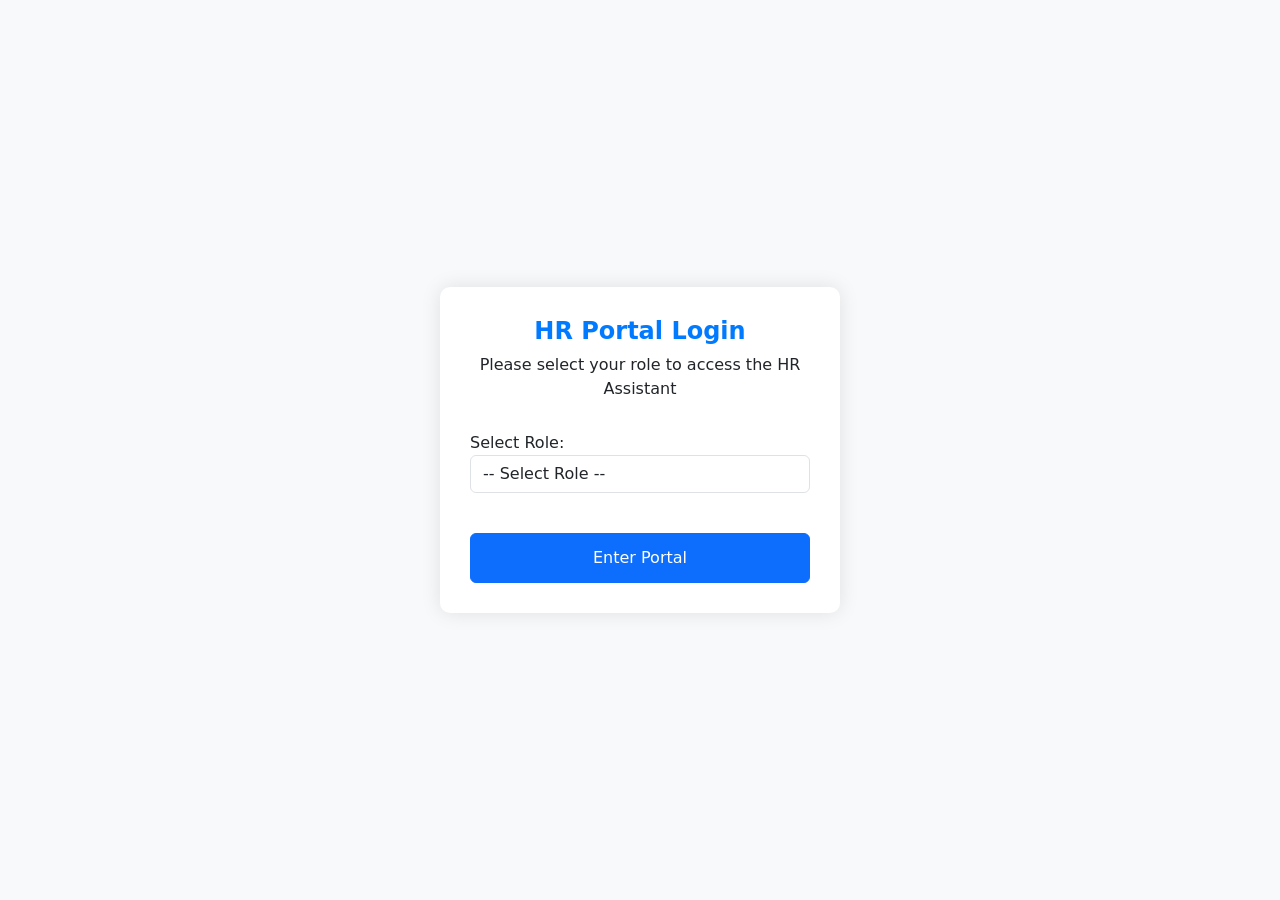
<file: amazon-bedrock-agent-samples-main/examples/agents_ux/inline-agent-hr-assistant/templates/index.html>
<!DOCTYPE html>
<html lang="en">
<head>
    <meta charset="UTF-8">
    <meta name="viewport" content="width=device-width, initial-scale=1.0">
    <title>HR Portal Login</title>
    <link rel="stylesheet" href="https://cdn.jsdelivr.net/npm/bootstrap@5.0.0/dist/css/bootstrap.min.css">
    <link rel="stylesheet" href="https://cdnjs.cloudflare.com/ajax/libs/font-awesome/5.15.3/css/all.min.css">
    <style>
        body {
            background-color: #f8f9fa;
            height: 100vh;
            display: flex;
            align-items: center;
            justify-content: center;
        }
        .login-container {
            max-width: 400px;
            width: 90%;
            padding: 30px;
            background-color: white;
            border-radius: 10px;
            box-shadow: 0 0 20px rgba(0, 0, 0, 0.1);
        }
        .header {
            text-align: center;
            margin-bottom: 30px;
        }
        .header h1 {
            color: #007bff;
            font-size: 24px;
            font-weight: bold;
        }
        .form-group {
            margin-bottom: 20px;
        }
        .btn-login {
            width: 100%;
            padding: 12px;
            font-size: 16px;
            margin-top: 20px;
        }
        .error-message {
            color: #dc3545;
            font-size: 14px;
            margin-top: 10px;
            display: none;
        }
        .role-description {
            font-size: 14px;
            color: #6c757d;
            margin-top: 10px;
            font-style: italic;
        }
    </style>
</head>
<body>
    <div class="login-container">
        <div class="header">
            <h1>HR Portal Login</h1>
            <p>Please select your role to access the HR Assistant</p>
        </div>
        <form id="loginForm">
            <div class="form-group">
                <label for="roleSelect">Select Role:</label>
                <select class="form-control" id="roleSelect" required>
                    <option value="" selected disabled>-- Select Role --</option>
                    <option value="Employee">Employee</option>
                    <option value="Manager">Manager</option>
                </select>
                <div id="roleDescription" class="role-description"></div>
            </div>
            <button type="submit" class="btn btn-primary btn-login">Enter Portal</button>
            <div id="errorMessage" class="error-message text-center"></div>
        </form>
    </div>

    <script>
        // User details mapping
        const roleDetails = {
            'Employee': {
                employeeId: 'E1001',
                name: 'Employee1',
                access: 'Employee'
            },
            'Manager': {
                employeeId: 'E1015',
                name: 'Employee15',
                access: 'Manager'
            }
        };

        // JWT token generation (mock version)
        function generateToken(employeeId, name, access) {
            const token = btoa(JSON.stringify({
                employeeId,
                name,
                access,
                exp: Date.now() + (60 * 60 * 1000) // 1 hour expiration
            }));
            return token;
        }

        // Role descriptions
        document.getElementById('roleSelect').addEventListener('change', function() {
            const role = this.value;
            let description = '';
            
            if (role === 'Employee') {
                description = 'Standard access to HR policies and basic tools';
            } else if (role === 'Manager') {
                description = 'Enhanced access including managerial tools and compensation information';
            }
            
            document.getElementById('roleDescription').textContent = description;
        });

        // Form submission handler
        document.getElementById('loginForm').addEventListener('submit', function(e) {
            e.preventDefault();
            
            const role = document.getElementById('roleSelect').value;
            const errorMessage = document.getElementById('errorMessage');
            
            if (!role) {
                errorMessage.style.display = 'block';
                errorMessage.textContent = 'Please select a role';
                return;
            }
            
            const userDetails = roleDetails[role];
            const token = generateToken(userDetails.employeeId, userDetails.name, userDetails.access);
            
            // Store essential user info
            localStorage.setItem('hrToken', token);
            localStorage.setItem('userName', userDetails.name);
            localStorage.setItem('employeeId', userDetails.employeeId);
            localStorage.setItem('access', userDetails.access);
            
            // Redirect to chatbot
            window.location.href = '/chatbot';
        });
    </script>
</body>
</html>
</file>
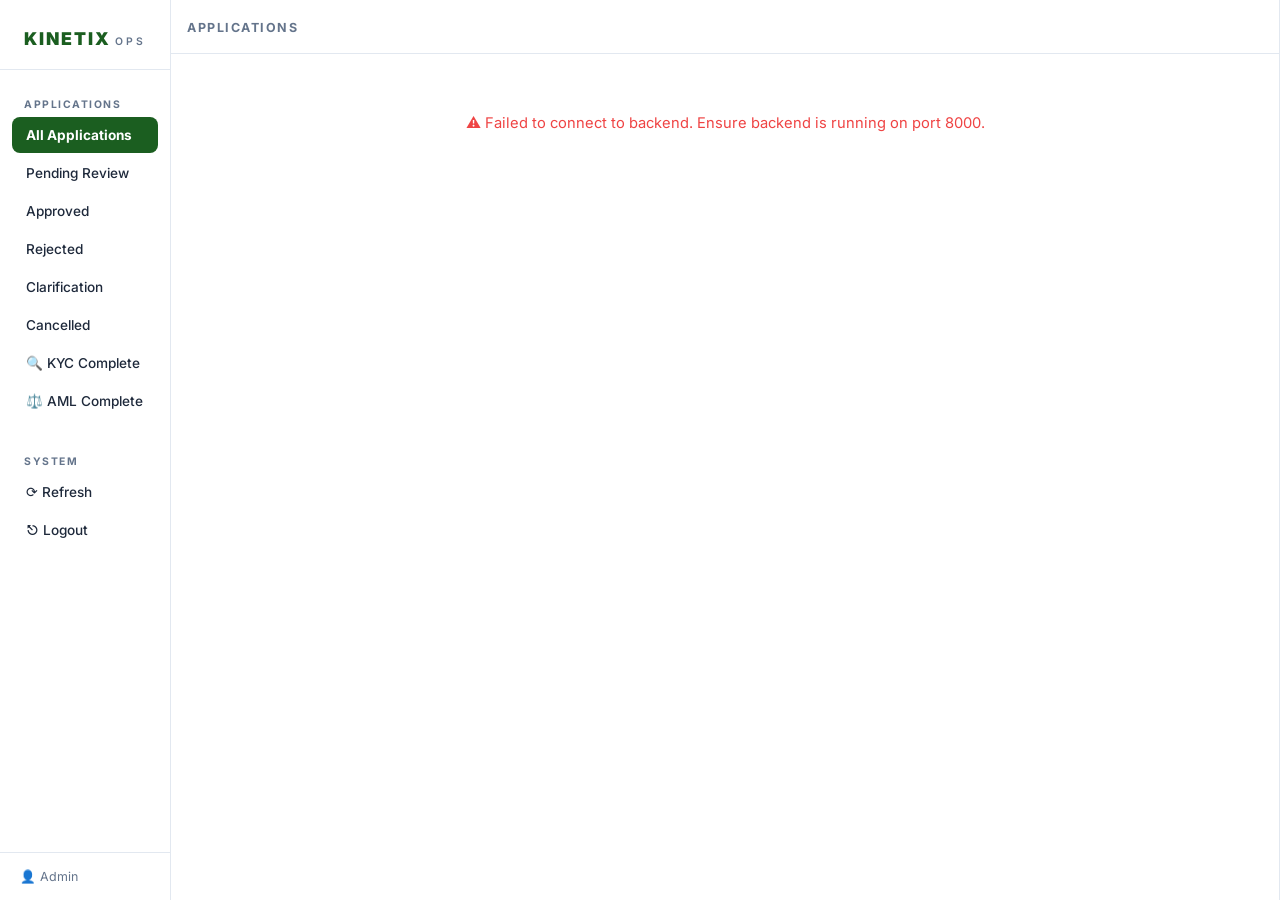
<file: admin.html>
<!DOCTYPE html>
<html lang="en">

<head>
    <meta charset="UTF-8">
    <meta name="viewport" content="width=device-width, initial-scale=1.0">
    <title>Admin Dashboard | Kinetix Operations</title>
    <link rel="stylesheet" href="admin_styles.css">
    <link
        href="https://fonts.googleapis.com/css2?family=Inter:wght@300;400;500;600;700;800&family=JetBrains+Mono&display=swap"
        rel="stylesheet">
    <script src="https://cdnjs.cloudflare.com/ajax/libs/gsap/3.12.2/gsap.min.js"></script>
    <style>
        /* ---- Details Tables ---- */
        .detail-section {
            margin-bottom: 28px;
        }

        .detail-section-title {
            font-size: 0.72rem;
            font-weight: 700;
            text-transform: uppercase;
            letter-spacing: 1.5px;
            color: var(--dash-text-muted);
            margin-bottom: 12px;
            padding-bottom: 8px;
            border-bottom: 1px solid var(--dash-border);
        }

        .detail-grid {
            display: grid;
            grid-template-columns: repeat(auto-fill, minmax(220px, 1fr));
            gap: 12px;
        }

        .detail-item {
            display: flex;
            flex-direction: column;
        }

        .d-label {
            font-size: 0.68rem;
            font-weight: 600;
            text-transform: uppercase;
            letter-spacing: 0.8px;
            color: var(--dash-text-muted);
            margin-bottom: 4px;
        }

        .d-value {
            font-size: 0.9rem;
            color: var(--dash-text);
            word-break: break-word;
        }

        .detail-table {
            width: 100%;
            border-collapse: collapse;
            font-size: 0.83rem;
        }

        .detail-table th {
            text-align: left;
            font-size: 0.68rem;
            color: var(--dash-text-muted);
            font-weight: 600;
            text-transform: uppercase;
            letter-spacing: 0.8px;
            padding: 6px 10px;
            border-bottom: 1px solid var(--dash-border);
        }

        .detail-table td {
            padding: 8px 10px;
            color: var(--dash-text);
            border-bottom: 1px solid rgba(255, 255, 255, 0.04);
        }

        .detail-table tr:hover td {
            background: rgba(255, 255, 255, 0.02);
        }

        /* Audit Timeline */
        .audit-timeline {
            border-left: 2px solid var(--dash-border);
            padding-left: 16px;
        }

        .audit-row {
            display: flex;
            gap: 12px;
            align-items: flex-start;
            margin-bottom: 14px;
            position: relative;
        }

        .audit-dot {
            width: 8px;
            height: 8px;
            border-radius: 50%;
            background: var(--dash-accent);
            flex-shrink: 0;
            margin-top: 5px;
            margin-left: -20px;
        }

        /* Doc links */
        .doc-link {
            display: inline-block;
            padding: 7px 14px;
            background: rgba(255, 255, 255, 0.04);
            border: 1px solid var(--dash-border);
            border-radius: 6px;
            color: var(--dash-text);
            text-decoration: none;
            font-size: 0.82rem;
            transition: all 0.2s;
        }

        .doc-link:hover {
            background: rgba(255, 255, 255, 0.08);
            border-color: var(--dash-accent);
        }

        /* Action buttons */
        .dash-btn {
            padding: 8px 16px;
            border-radius: 6px;
            font-size: 0.78rem;
            font-weight: 700;
            border: 1px solid var(--dash-border);
            background: rgba(255, 255, 255, 0.05);
            color: var(--dash-text);
            cursor: pointer;
            transition: all 0.2s;
            letter-spacing: 0.5px;
        }

        .dash-btn:hover {
            background: rgba(255, 255, 255, 0.1);
        }

        .dash-btn-approve {
            border-color: #22c55e;
            color: #22c55e;
        }

        .dash-btn-approve:hover {
            background: rgba(34, 197, 94, 0.1);
        }

        .dash-btn-reject {
            border-color: #ef4444;
            color: #ef4444;
        }

        .dash-btn-reject:hover {
            background: rgba(239, 68, 68, 0.1);
        }

        .dash-btn-clarify {
            border-color: #f59e0b;
            color: #f59e0b;
        }

        .dash-btn-clarify:hover {
            background: rgba(245, 158, 11, 0.1);
        }

        /* Ticket inner scroll */
        .ticket-detail-inner {
            padding: 0 4px;
            overflow-y: auto;
            max-height: calc(100vh - 80px);
        }
    </style>
</head>

<body>
    <div class="admin-view">
        <!-- SIDEBAR -->
        <aside class="dash-sidebar">
            <div class="dash-logo">KINETIX<span class="dash-logo-sub">OPS</span></div>
            <nav class="dash-nav">
                <div class="dash-nav-section">APPLICATIONS</div>
                <button class="filter-btn active" data-status="" id="nav-all">All Applications</button>
                <button class="filter-btn" data-status="PENDING_REVIEW" id="nav-pending">Pending Review</button>
                <button class="filter-btn" data-status="APPROVED" id="nav-approved">Approved</button>
                <button class="filter-btn" data-status="REJECTED" id="nav-rejected">Rejected</button>
                <button class="filter-btn" data-status="CLARIFICATION_REQUIRED" id="nav-clarify">Clarification</button>
                <button class="filter-btn" data-status="CANCELLED" id="nav-cancelled">Cancelled</button>
                <button class="filter-btn" data-status="KYC_COMPLETE" id="nav-kyc-complete">🔍 KYC Complete</button>
                <button class="filter-btn" data-status="AML_COMPLETE" id="nav-aml-complete">⚖️ AML Complete</button>
                <div class="dash-nav-section" style="margin-top:24px;">SYSTEM</div>
                <button class="filter-btn" onclick="fetchTickets()">⟳ Refresh</button>
                <button class="filter-btn" onclick="window.location='login.html?role=admin'">⎋ Logout</button>
            </nav>
            <div class="dash-sidebar-footer">
                <div id="admin-name" style="font-size:0.78rem;color:var(--dash-text-muted);">
                    👤 Admin
                </div>
            </div>
        </aside>

        <!-- MAIN PANEL -->
        <main class="dash-main">
            <!-- Ticket List Column -->
            <div class="dash-col-list">
                <div class="dash-col-header">
                    <span class="dash-col-title">Applications</span>
                    <div id="ticket-stats"></div>
                </div>
                <div id="ticket-list-container"></div>
            </div>

        </main>
    </div>

    <script src="js/admin.js"></script>
    <script>
        // Set admin name from session
        const adminName = sessionStorage.getItem('admin_name');
        if (adminName) {
            document.getElementById('admin-name').textContent = '👤 ' + adminName;
        }
    </script>
</body>

</html>
</file>
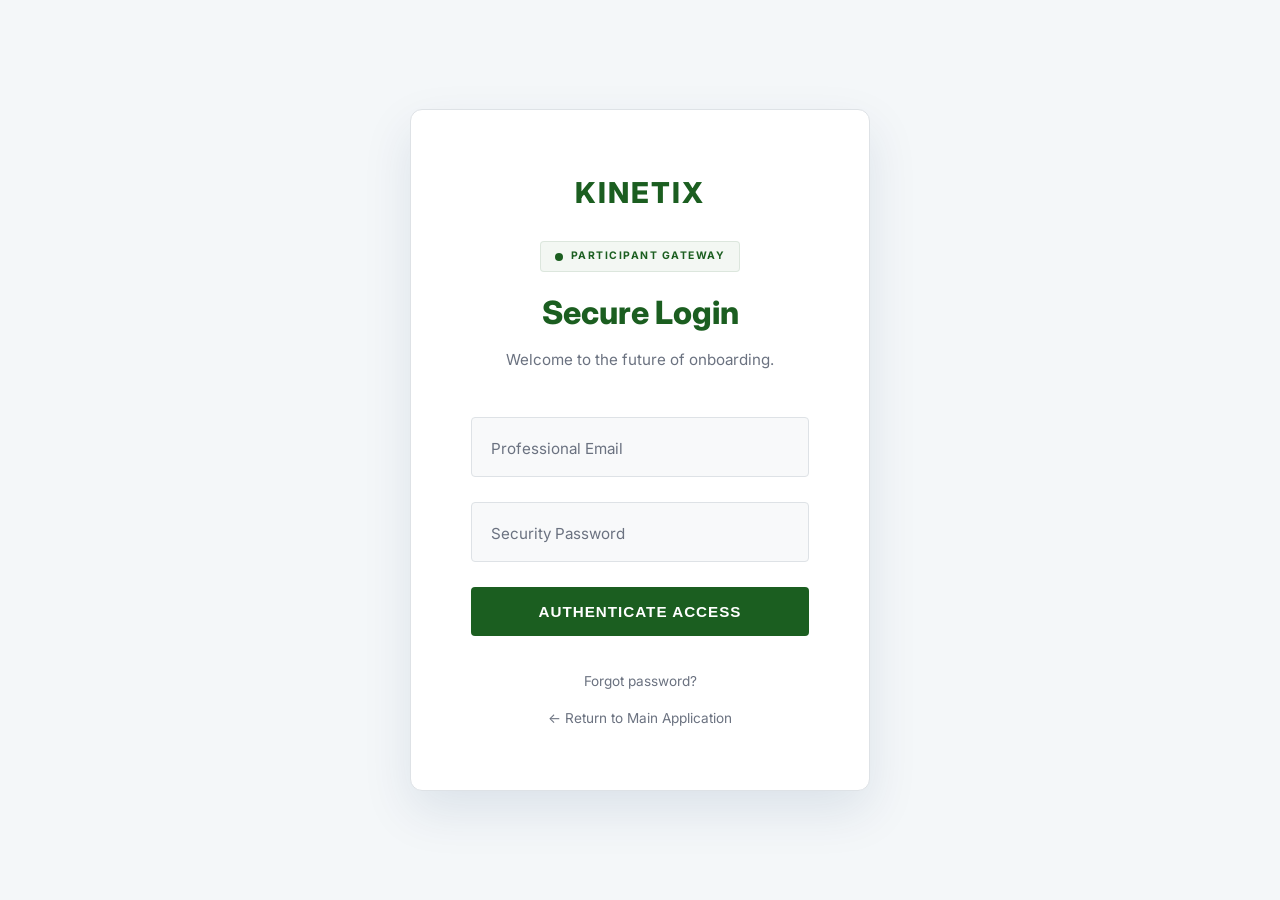
<file: login.html>
<!DOCTYPE html>
<html lang="en">

<head>
    <meta charset="UTF-8">
    <meta name="viewport" content="width=device-width, initial-scale=1.0">
    <title>Login | Kinetix Platform</title>
    <link rel="stylesheet" href="style.css">
    <link
        href="https://fonts.googleapis.com/css2?family=Inter:wght@300;400;500;600&family=Playfair+Display:ital,wght@0,700;1,700&display=swap"
        rel="stylesheet">
    <script src="https://cdnjs.cloudflare.com/ajax/libs/gsap/3.12.2/gsap.min.js"></script>
    <style>
        :root {
            --form-bg: #FFFFFF;
            --form-border: #DEE2E6;
            --input-bg: #F8F9FA;
            --primary: #1B5E20;
            --accent: #2E7D32;
            --text: #212529;
            --border: #DEE2E6;
        }

        .login-page {
            min-height: 100vh;
            display: flex;
            align-items: center;
            justify-content: center;
            background: #F4F7F9;
            position: relative;
            overflow: hidden;
            font-family: 'Inter', sans-serif;
        }

        .login-bg {
            display: none;
            /* Hide neon balls */
        }

        .login-card-premium {
            width: 100%;
            max-width: 460px;
            padding: 60px;
            background: var(--form-bg);
            border: 1px solid var(--form-border);
            border-radius: 12px;
            z-index: 10;
            position: relative;
            box-shadow: 0 20px 50px rgba(0, 51, 102, 0.1);
        }

        .brand-header {
            text-align: center;
            margin-bottom: 45px;
        }

        .brand-logo {
            font-weight: 800;
            font-size: 1.8rem;
            letter-spacing: 2px;
            color: var(--primary);
            margin-bottom: 25px;
        }

        .role-indicator-v2 {
            display: inline-flex;
            align-items: center;
            gap: 8px;
            padding: 6px 14px;
            background: rgba(27, 94, 32, 0.05);
            border: 1px solid rgba(27, 94, 32, 0.1);
            color: var(--primary);
            text-transform: uppercase;
            font-size: 0.65rem;
            font-weight: 700;
            letter-spacing: 1.5px;
            border-radius: 4px;
            margin-bottom: 15px;
        }

        .login-h {
            font-size: 2rem;
            color: var(--primary);
            margin-bottom: 10px;
            font-weight: 800;
        }

        .login-p {
            color: var(--text-muted);
            font-size: 0.95rem;
        }

        /* Floating Label Form */
        .field {
            position: relative;
            margin-bottom: 25px;
        }

        .field label {
            position: absolute;
            left: 20px;
            top: 20px;
            color: var(--text-muted);
            font-size: 0.95rem;
            transition: all 0.3s cubic-bezier(0.4, 0, 0.2, 1);
            pointer-events: none;
        }

        .field input {
            width: 100%;
            padding: 28px 20px 12px;
            background: var(--input-bg);
            border: 1px solid var(--border);
            border-radius: 4px;
            color: var(--text);
            font-size: 1rem;
            transition: all 0.3s;
        }

        .field input:focus {
            outline: none;
            border-color: var(--accent);
            background: rgba(0, 255, 163, 0.03);
            box-shadow: 0 0 20px rgba(0, 255, 163, 0.05);
        }

        .field input:focus+label,
        .field input:not(:placeholder-shown)+label {
            top: 10px;
            left: 20px;
            font-size: 0.7rem;
            color: var(--accent);
            letter-spacing: 1px;
            font-weight: 600;
        }

        .btn-auth-premium {
            width: 100%;
            padding: 16px;
            background: var(--primary);
            color: #FFFFFF;
            border: none;
            border-radius: 4px;
            font-size: 0.95rem;
            font-weight: 700;
            letter-spacing: 1px;
            cursor: pointer;
            transition: all 0.3s;
            margin-top: 15px;
            display: flex;
            align-items: center;
            justify-content: center;
            gap: 10px;
        }

        .btn-auth-premium:hover {
            transform: translateY(-4px);
            box-shadow: 0 20px 40px rgba(0, 255, 163, 0.2);
            background: #00e08f;
        }

        .btn-auth-premium:active {
            transform: translateY(0);
        }

        .login-links-v2 {
            margin-top: 35px;
            text-align: center;
            display: flex;
            flex-direction: column;
            gap: 15px;
        }

        .login-links-v2 a {
            color: var(--text-muted);
            text-decoration: none;
            font-size: 0.85rem;
            transition: color 0.3s;
        }

        .login-links-v2 a:hover {
            color: var(--primary);
        }

        .loader {
            width: 18px;
            height: 18px;
            border: 2px solid #FFFFFF;
            border-top-color: transparent;
            border-radius: 50%;
            display: none;
            animation: spin 0.8s linear infinite;
        }

        @keyframes spin {
            to {
                transform: rotate(360deg);
            }
        }
    </style>
</head>

<body class="login-page">
    <div class="login-card-premium" id="premium-card">
        <div class="brand-header">
            <div class="brand-logo">KINETIX</div>
            <div id="role-tag" class="role-indicator-v2">
                <span class="ai-pulse"></span>
                PARTICIPANT GATEWAY
            </div>
            <h1 class="login-h">Secure Login</h1>
            <p class="login-p">Welcome to the future of onboarding.</p>
        </div>

        <form id="auth-form" onsubmit="handleAuth(event)">
            <div class="field">
                <input type="email" id="email" placeholder=" " required>
                <label for="email">Professional Email</label>
            </div>
            <div class="field">
                <input type="password" id="password" placeholder=" " required>
                <label for="password">Security Password</label>
            </div>

            <button type="submit" class="btn-auth-premium">
                <span class="btn-text">AUTHENTICATE ACCESS</span>
                <div class="loader" id="auth-loader"></div>
            </button>
        </form>

        <div class="login-links-v2">
            <a href="#">Forgot password?</a>
            <a href="index.html">← Return to Main Application</a>
        </div>
    </div>

    <script>
        // Custom Cursor Interaction
        const dot = document.querySelector('.cursor-dot');
        const outline = document.querySelector('.cursor-outline');

        window.addEventListener('mousemove', (e) => {
            if (dot.style.opacity !== '1') {
                dot.style.opacity = '1';
                outline.style.opacity = '1';
            }
            gsap.to(dot, { x: e.clientX, y: e.clientY, xPercent: -50, yPercent: -50, duration: 0 });
            gsap.to(outline, { x: e.clientX, y: e.clientY, xPercent: -50, yPercent: -50, duration: 0.15 });
        });

        // Hover effect for buttons and links
        document.querySelectorAll('button, a, input').forEach(el => {
            el.addEventListener('mouseenter', () => outline.classList.add('arrow-active'));
            el.addEventListener('mouseleave', () => outline.classList.remove('arrow-active'));
        });

        // Check Role from URL
        const params = new URLSearchParams(window.location.search);
        const role = params.get('role') || 'participant';

        const tag = document.getElementById('role-tag');

        if (role === 'admin') {
            tag.innerHTML = '<span class="ai-pulse" style="background:var(--primary);"></span>ADMIN PORTAL';
            tag.style.color = 'var(--primary)';
        }

        // Dynamically determine the backend URL
        const API_BASE = (window.location.protocol === 'file:' || window.location.port !== '8000')
            ? 'http://localhost:8000'
            : window.location.origin;

        async function handleAuth(e) {
            e.preventDefault();
            const email = document.getElementById('email').value;
            const password = document.getElementById('password').value;
            const btnText = document.querySelector('.btn-text');
            const loader = document.getElementById('auth-loader');

            btnText.style.display = 'none';
            loader.style.display = 'block';

            try {
                if (role === 'admin') {
                    const response = await fetch(`${API_BASE}/admin/login`, {
                        method: 'POST',
                        headers: { 'Content-Type': 'application/json' },
                        body: JSON.stringify({ username: email, password: password })
                    });
                    if (!response.ok) {
                        const errData = await response.json().catch(() => ({}));
                        alert("Login failed: " + (errData.detail || "Invalid Admin Credentials"));
                        btnText.style.display = 'block'; loader.style.display = 'none';
                        return;
                    }
                    const data = await response.json();
                    if (data.status === 'success') {
                        sessionStorage.setItem('admin_name', data.full_name || 'Admin');
                        window.location.href = 'admin.html';
                    } else {
                        alert("Invalid Admin Credentials");
                        btnText.style.display = 'block'; loader.style.display = 'none';
                    }
                } else {
                    // Participant login
                    const response = await fetch(`${API_BASE}/auth/participant-login`, {
                        method: 'POST',
                        headers: { 'Content-Type': 'application/json' },
                        body: JSON.stringify({ username: email, password: password })
                    });
                    const data = await response.json();

                    if (response.ok && data.status === 'success') {
                        // Store session info
                        sessionStorage.setItem('participant_email', data.email);
                        sessionStorage.setItem('participant_name', data.full_name);
                        loggedInEmail = data.email;
                        loggedInPassword = password;

                        if (data.must_change_password) {
                            // Show forced password change modal
                            btnText.style.display = 'block'; loader.style.display = 'none';
                            document.getElementById('change-pwd-modal').style.display = 'flex';
                        } else {
                            window.location.href = 'portal.html';
                        }
                    } else {
                        alert(data.detail || "Invalid credentials. Please check your email and password.");
                        btnText.style.display = 'block'; loader.style.display = 'none';
                    }
                }
            } catch (err) {
                console.error(err);
                alert("Authentication Service Unavailable. Is backend running?");
                btnText.style.display = 'block'; loader.style.display = 'none';
            }
        }

        async function submitPasswordChange() {
            const newPwd = document.getElementById('new-password').value;
            const confirmPwd = document.getElementById('confirm-password').value;
            const errEl = document.getElementById('pwd-error');
            const btn = document.getElementById('change-pwd-btn');

            errEl.style.display = 'none';

            if (newPwd.length < 8) {
                errEl.textContent = 'Password must be at least 8 characters.';
                errEl.style.display = 'block'; return;
            }
            if (newPwd !== confirmPwd) {
                errEl.textContent = 'Passwords do not match.';
                errEl.style.display = 'block'; return;
            }
            if (newPwd === loggedInPassword) {
                errEl.textContent = 'New password cannot be the same as your temporary password.';
                errEl.style.display = 'block'; return;
            }

            btn.disabled = true;
            btn.textContent = 'UPDATING...';

            try {
                const response = await fetch(`${API_BASE}/auth/change-password`, {
                    method: 'POST',
                    headers: { 'Content-Type': 'application/json' },
                    body: JSON.stringify({
                        email: loggedInEmail,
                        current_password: loggedInPassword,
                        new_password: newPwd
                    })
                });
                const data = await response.json();
                if (response.ok) {
                    document.getElementById('change-pwd-modal').style.display = 'none';
                    window.location.href = 'portal.html';
                } else {
                    errEl.textContent = data.detail || 'Password change failed.';
                    errEl.style.display = 'block';
                    btn.disabled = false;
                    btn.textContent = 'SET NEW PASSWORD';
                }
            } catch (err) {
                errEl.textContent = 'Service unavailable. Please try again.';
                errEl.style.display = 'block';
                btn.disabled = false;
                btn.textContent = 'SET NEW PASSWORD';
            }
        }

        // Entrance animation
        gsap.from('#premium-card', { opacity: 0, y: 50, scale: 0.95, duration: 1, ease: "expo.out" });
    </script>

    <!-- Forced Password Change Modal -->
    <div id="change-pwd-modal"
        style="display:none; position:fixed; inset:0; background:rgba(0,0,0,0.6); z-index:1000; align-items:center; justify-content:center;">
        <div
            style="background:white; border-radius:12px; padding:45px; width:100%; max-width:420px; box-shadow:0 20px 60px rgba(0,0,0,0.3);">
            <div style="text-align:center; margin-bottom:25px;">
                <div
                    style="width:56px;height:56px;background:#fff3cd;border-radius:50%;display:flex;align-items:center;justify-content:center;margin:0 auto 15px;font-size:1.6rem;">
                    🔐</div>
                <h2 style="margin:0 0 8px;color:#1B5E20;font-size:1.4rem;font-weight:800;">Set Your New Password</h2>
                <p style="margin:0;color:#666;font-size:0.9rem;">You're using a temporary password. Please set a secure
                    password to continue.</p>
            </div>
            <div style="margin-bottom:18px;">
                <label
                    style="display:block;font-size:0.8rem;font-weight:700;color:#333;margin-bottom:6px;text-transform:uppercase;letter-spacing:0.5px;">New
                    Password</label>
                <input type="password" id="new-password" placeholder="Min. 8 characters"
                    style="width:100%;padding:14px 16px;border:1px solid #dee2e6;border-radius:6px;font-size:0.95rem;box-sizing:border-box;">
            </div>
            <div style="margin-bottom:20px;">
                <label
                    style="display:block;font-size:0.8rem;font-weight:700;color:#333;margin-bottom:6px;text-transform:uppercase;letter-spacing:0.5px;">Confirm
                    Password</label>
                <input type="password" id="confirm-password" placeholder="Re-enter password"
                    style="width:100%;padding:14px 16px;border:1px solid #dee2e6;border-radius:6px;font-size:0.95rem;box-sizing:border-box;">
            </div>
            <p id="pwd-error"
                style="display:none;color:#dc3545;font-size:0.85rem;margin:0 0 15px;padding:10px;background:#fff5f5;border-radius:6px;border-left:3px solid #dc3545;">
            </p>
            <button id="change-pwd-btn" onclick="submitPasswordChange()"
                style="width:100%;padding:15px;background:#1B5E20;color:white;border:none;border-radius:6px;font-size:0.9rem;font-weight:700;letter-spacing:1px;cursor:pointer;transition:all 0.2s;">SET
                NEW PASSWORD</button>
        </div>
    </div>
</body>

</html>
</file>
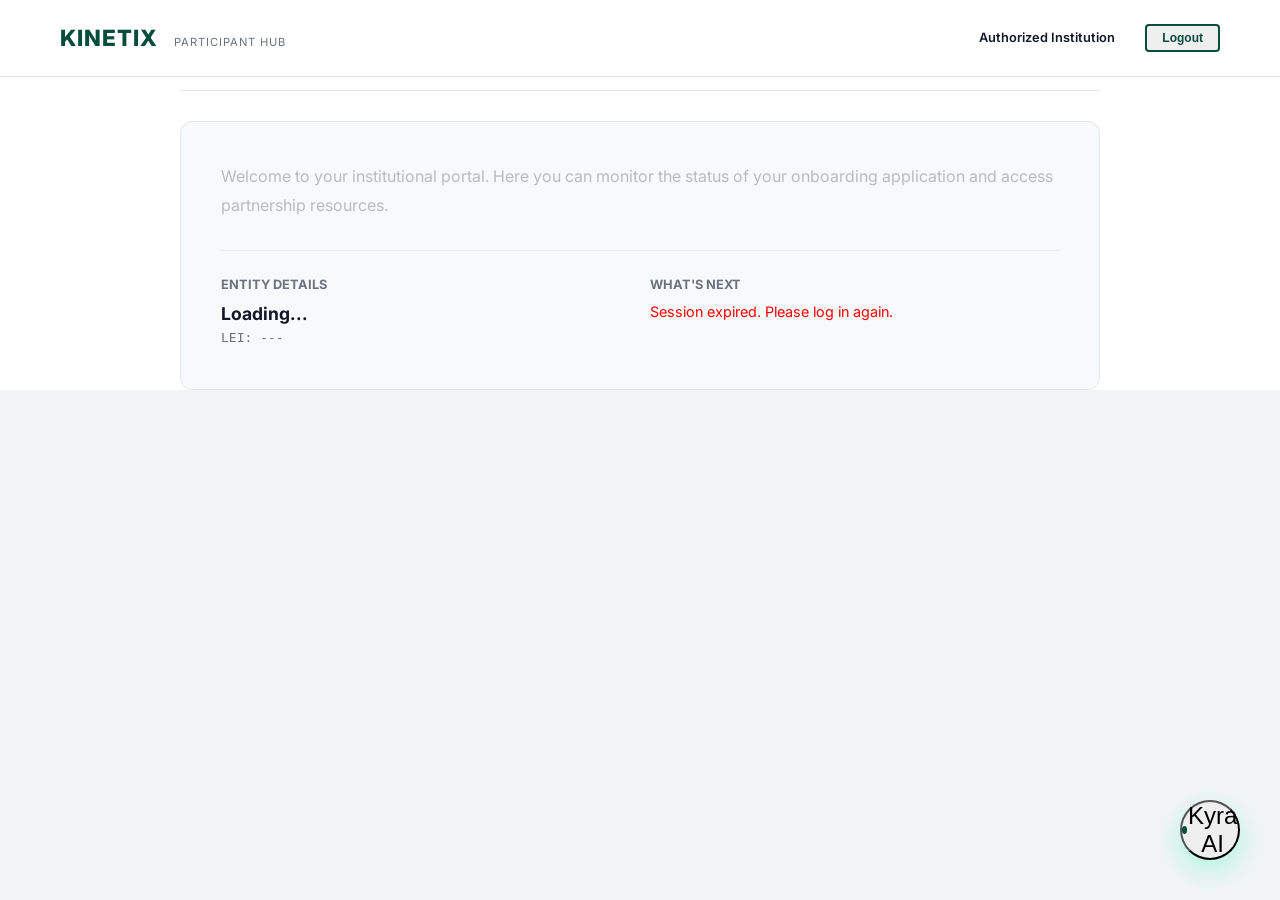
<file: portal.html>
<!DOCTYPE html>
<html lang="en">

<head>
    <meta charset="UTF-8">
    <meta name="viewport" content="width=device-width, initial-scale=1.0">
    <title>Participant Portal | Kinetix Platform</title>
    <link rel="stylesheet" href="style.css">
    <link href="https://fonts.googleapis.com/css2?family=Inter:wght@300;400;500;600;700;800&display=swap"
        rel="stylesheet">
    <script src="https://cdnjs.cloudflare.com/ajax/libs/gsap/3.12.2/gsap.min.js"></script>
    <style>
        body {
            background: #FFFFFF;
        }

        .portal-container {
            max-width: 1000px;
            margin: 40px auto;
            padding: 0 40px;
        }

        .status-card {
            background: #F8F9FA;
            border: 1px solid var(--border);
            border-radius: 12px;
            padding: 40px;
            margin-top: 30px;
        }
    </style>
</head>

<body>
    <nav class="nav">
        <div class="nav-logo">KINETIX <span
                style="font-size: 0.7rem; color: var(--text-muted); font-weight: 400; margin-left:10px;">PARTICIPANT
                HUB</span></div>
        <div class="nav-links">
            <span id="user-display" style="font-size: 0.8rem; font-weight: 600;">Authorized Institution</span>
            <button class="btn-secondary" onclick="logout()"
                style="padding: 5px 15px; font-size: 0.75rem;">Logout</button>
        </div>
    </nav>

    <div class="portal-container">
        <div class="step-header">
            <h3>Strategic Partnership Journey</h3>
            <div id="tracking-badge" class="task-badge">ID: KTX-FETCHING</div>
        </div>

        <div class="status-card">
            <p class="step-desc">Welcome to your institutional portal. Here you can monitor the status of your
                onboarding application and access partnership resources.</p>

            <!-- Phase Progress Tracker -->
            <div id="phase-tracker" style="margin: 24px 0;"></div>

            <div class="info-grid"
                style="display: grid; grid-template-columns: 1fr 1fr; gap: 20px; margin-top: 30px; border-top: 1px solid #eee; padding-top: 24px;">
                <div>
                    <h4 style="font-size: 0.8rem; color: var(--text-muted); text-transform: uppercase;">Entity Details
                    </h4>
                    <p id="entity-name" style="font-weight: 700; font-size: 1.1rem; margin-top: 5px;">Loading...</p>
                    <p id="entity-lei" style="font-family: monospace; color: var(--text-muted);">LEI: ---</p>
                </div>
                <div>
                    <h4 style="font-size: 0.8rem; color: var(--text-muted); text-transform: uppercase;">What's Next</h4>
                    <p id="next-action" style="font-size: 0.9rem; margin-top: 5px;">Loading your application status...
                    </p>
                </div>
            </div>
        </div>
    </div>

    <!-- Kyra AI Chat (Simplified for Portal) -->
    <div class="chat-widget">
        <div class="chat-window glass" id="chat-window">
            <div class="chat-header">
                <div class="ai-pulse"></div>
                <span>Kyra Assistant</span>
                <button class="chat-close" onclick="toggleChat()">×</button>
            </div>
            <div class="chat-messages" id="chat-messages">
                <div class="message ai">
                    <p>Hello! I'm Kyra. I can help you with your onboarding status. How can I assist?</p>
                </div>
            </div>
            <div class="chat-input-area">
                <input type="text" id="chat-input" placeholder="Ask Kyra anything..." onkeypress="handleChatKey(event)">
                <button onclick="sendChatMessage()">Send</button>
            </div>
        </div>
        <button class="chat-toggle" onclick="toggleChat()">
            <div class="ai-pulse"></div>
            <span>Kyra AI</span>
        </button>
    </div>

    <script src="js/portal.js"></script>
    <script>
        function logout() {
            window.location.href = 'login.html';
        }
        function toggleChat() {
            document.getElementById('chat-window').classList.toggle('active');
        }
    </script>
</body>

</html>
</file>
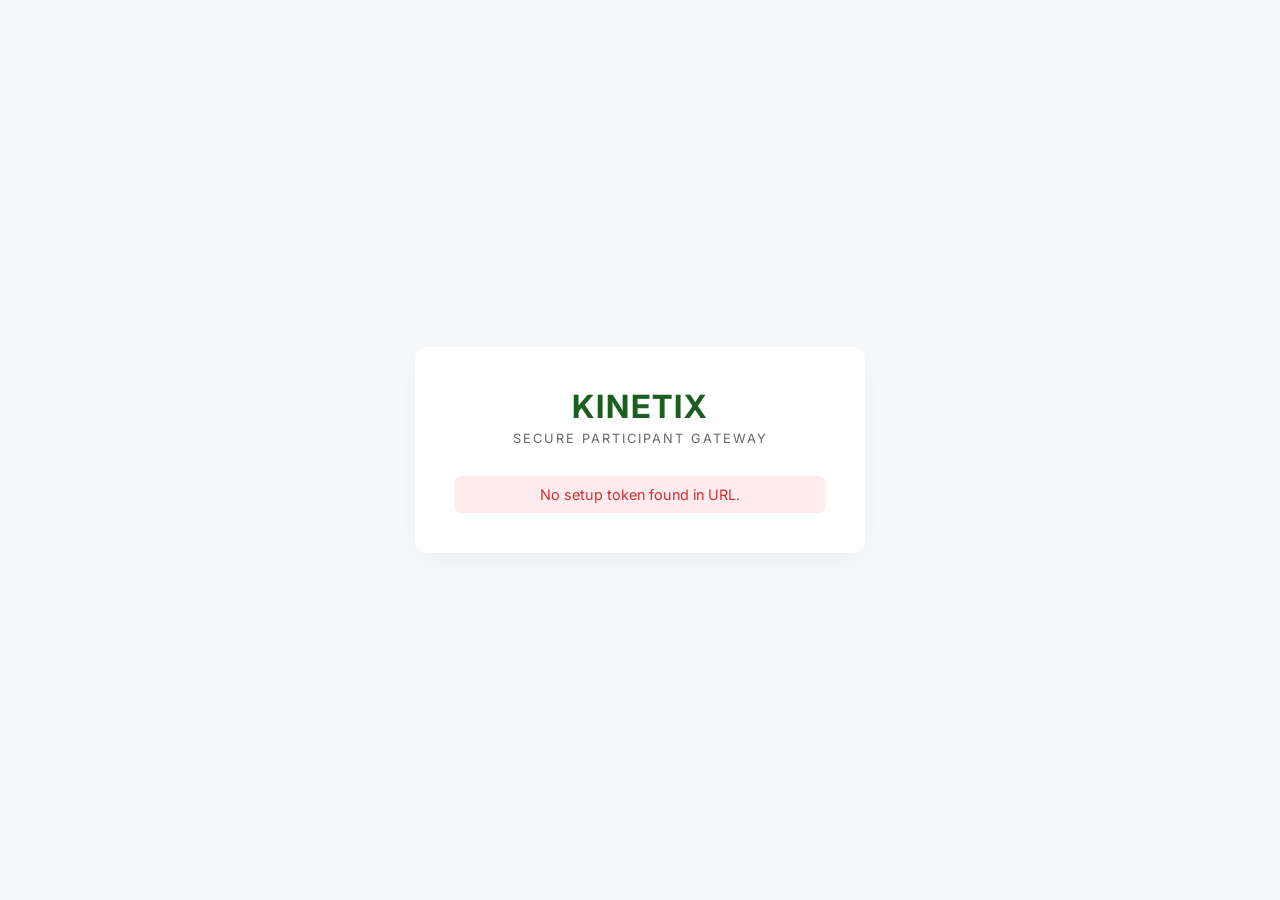
<file: set-password.html>
<!DOCTYPE html>
<html lang="en">

<head>
    <meta charset="UTF-8">
    <meta name="viewport" content="width=device-width, initial-scale=1.0">
    <title>Secure Password Setup | Kinetix</title>
    <link rel="preconnect" href="https://fonts.googleapis.com">
    <link rel="preconnect" href="https://fonts.gstatic.com" crossorigin>
    <link href="https://fonts.googleapis.com/css2?family=Inter:wght@300;400;600;700&display=swap" rel="stylesheet">
    <style>
        :root {
            --primary: #1B5E20;
            --primary-light: #2E7D32;
            --bg: #f8f9fa;
            --card-bg: #ffffff;
            --text: #1a1a1a;
            --text-secondary: #666;
            --accent: #43A047;
            --error: #d32f2f;
        }

        body {
            font-family: 'Inter', sans-serif;
            background-color: var(--bg);
            color: var(--text);
            margin: 0;
            display: flex;
            align-items: center;
            justify-content: center;
            min-height: 100vh;
        }

        .container {
            width: 100%;
            max-width: 450px;
            padding: 20px;
        }

        .card {
            background: var(--card-bg);
            border-radius: 12px;
            box-shadow: 0 8px 32px rgba(0, 0, 0, 0.05);
            padding: 40px;
            text-align: center;
        }

        .logo {
            font-size: 2rem;
            font-weight: 700;
            color: var(--primary);
            letter-spacing: 2px;
            margin-bottom: 5px;
        }

        .subtitle {
            text-transform: uppercase;
            font-size: 0.8rem;
            letter-spacing: 2px;
            color: var(--text-secondary);
            margin-bottom: 30px;
        }

        h2 {
            margin-bottom: 10px;
            font-weight: 600;
        }

        p {
            color: var(--text-secondary);
            font-size: 0.95rem;
            margin-bottom: 30px;
        }

        .form-group {
            text-align: left;
            margin-bottom: 20px;
        }

        label {
            display: block;
            font-size: 0.85rem;
            font-weight: 600;
            margin-bottom: 8px;
        }

        input {
            width: 100%;
            padding: 12px 15px;
            border: 1px solid #ddd;
            border-radius: 6px;
            font-size: 1rem;
            box-sizing: border-box;
            transition: border-color 0.2s;
        }

        input:focus {
            outline: none;
            border-color: var(--primary);
        }

        .btn {
            width: 100%;
            padding: 14px;
            background-color: var(--primary);
            color: white;
            border: none;
            border-radius: 6px;
            font-size: 1rem;
            font-weight: 600;
            cursor: pointer;
            transition: background 0.2s;
            margin-top: 10px;
        }

        .btn:hover {
            background-color: var(--primary-light);
        }

        .btn:disabled {
            background-color: #ccc;
            cursor: not-allowed;
        }

        #message {
            margin-top: 20px;
            font-size: 0.9rem;
            border-radius: 6px;
            padding: 10px;
            display: none;
        }

        .message-error {
            background-color: #ffebee;
            color: var(--error);
            display: block !important;
        }

        .message-success {
            background-color: #e8f5e9;
            color: var(--primary);
            display: block !important;
        }

        .loading {
            display: flex;
            justify-content: center;
            margin: 20px 0;
        }

        @keyframes spin {
            to {
                transform: rotate(360deg);
            }
        }

        .spinner {
            width: 24px;
            height: 24px;
            border: 3px solid rgba(27, 94, 32, 0.1);
            border-top-color: var(--primary);
            border-radius: 50%;
            animation: spin 1s linear infinite;
        }
    </style>
</head>

<body>
    <div class="container">
        <div class="card" id="setupCard">
            <div class="logo">KINETIX</div>
            <div class="subtitle">Secure Participant Gateway</div>

            <div id="loadingState">
                <div class="loading">
                    <div class="spinner"></div>
                </div>
                <p>Verifying secure link...</p>
            </div>

            <div id="setupForm" style="display: none;">
                <h2>Welcome, <span id="companyName">Partner</span></h2>
                <p>Please set a secure password for your account.</p>

                <form id="passwordForm">
                    <div class="form-group">
                        <label>Email Address</label>
                        <input type="text" id="displayEmail" disabled>
                    </div>
                    <div class="form-group">
                        <label>New Password</label>
                        <input type="password" id="password" required minlength="8" placeholder="At least 8 characters">
                    </div>
                    <div class="form-group">
                        <label>Confirm Password</label>
                        <input type="password" id="confirmPassword" required placeholder="Repeat password">
                    </div>
                    <button type="submit" class="btn" id="submitBtn">Finish Setup</button>
                </form>
            </div>

            <div id="message"></div>
        </div>
    </div>

    <script>
        const API_BASE = "http://localhost:8000";
        const urlParams = new URLSearchParams(window.location.search);
        const token = urlParams.get('token');

        const loadingState = document.getElementById('loadingState');
        const setupForm = document.getElementById('setupForm');
        const companyNameSpan = document.getElementById('companyName');
        const displayEmail = document.getElementById('displayEmail');
        const messageBox = document.getElementById('message');
        const passwordForm = document.getElementById('passwordForm');

        // 1. Verify Token on Load
        async function verify() {
            if (!token) {
                showError("No setup token found in URL.");
                return;
            }

            try {
                const res = await fetch(`${API_BASE}/auth/verify-token/${token}`);
                const data = await res.json();

                if (res.ok) {
                    loadingState.style.display = 'none';
                    setupForm.style.display = 'block';
                    companyNameSpan.innerText = data.info.company_name;
                    displayEmail.value = data.info.email;
                } else {
                    showError(data.detail || "Link has expired or is invalid.");
                }
            } catch (err) {
                showError("Connection failed. Please ensure the backend is running.");
            }
        }

        function showError(msg) {
            loadingState.style.display = 'none';
            messageBox.innerText = msg;
            messageBox.className = 'message-error';
        }

        // 2. Handle Password Submission
        passwordForm.addEventListener('submit', async (e) => {
            e.preventDefault();

            const pass = document.getElementById('password').value;
            const confirm = document.getElementById('confirmPassword').value;
            const submitBtn = document.getElementById('submitBtn');

            if (pass !== confirm) {
                messageBox.innerText = "Passwords do not match.";
                messageBox.className = 'message-error';
                return;
            }

            submitBtn.disabled = true;
            submitBtn.innerText = "Saving...";

            try {
                const res = await fetch(`${API_BASE}/auth/setup-password`, {
                    method: 'POST',
                    headers: { 'Content-Type': 'application/json' },
                    body: JSON.stringify({ token, password: pass })
                });

                const data = await res.json();

                if (res.ok) {
                    setupForm.innerHTML = `
                        <div style="color: var(--primary); font-size: 3rem; margin-bottom: 20px;">✓</div>
                        <h2>Setup Complete!</h2>
                        <p>Your portal access is now active. You can close this window or return to the landing page.</p>
                        <a href="index.html" class="btn" style="text-decoration: none; display: block;">Return Home</a>
                    `;
                } else {
                    showError(data.detail || "Setup failed.");
                    submitBtn.disabled = false;
                    submitBtn.innerText = "Finish Setup";
                }
            } catch (err) {
                showError("Network error. Please try again.");
                submitBtn.disabled = false;
                submitBtn.innerText = "Finish Setup";
            }
        });

        verify();
    </script>
</body>

</html>
</file>
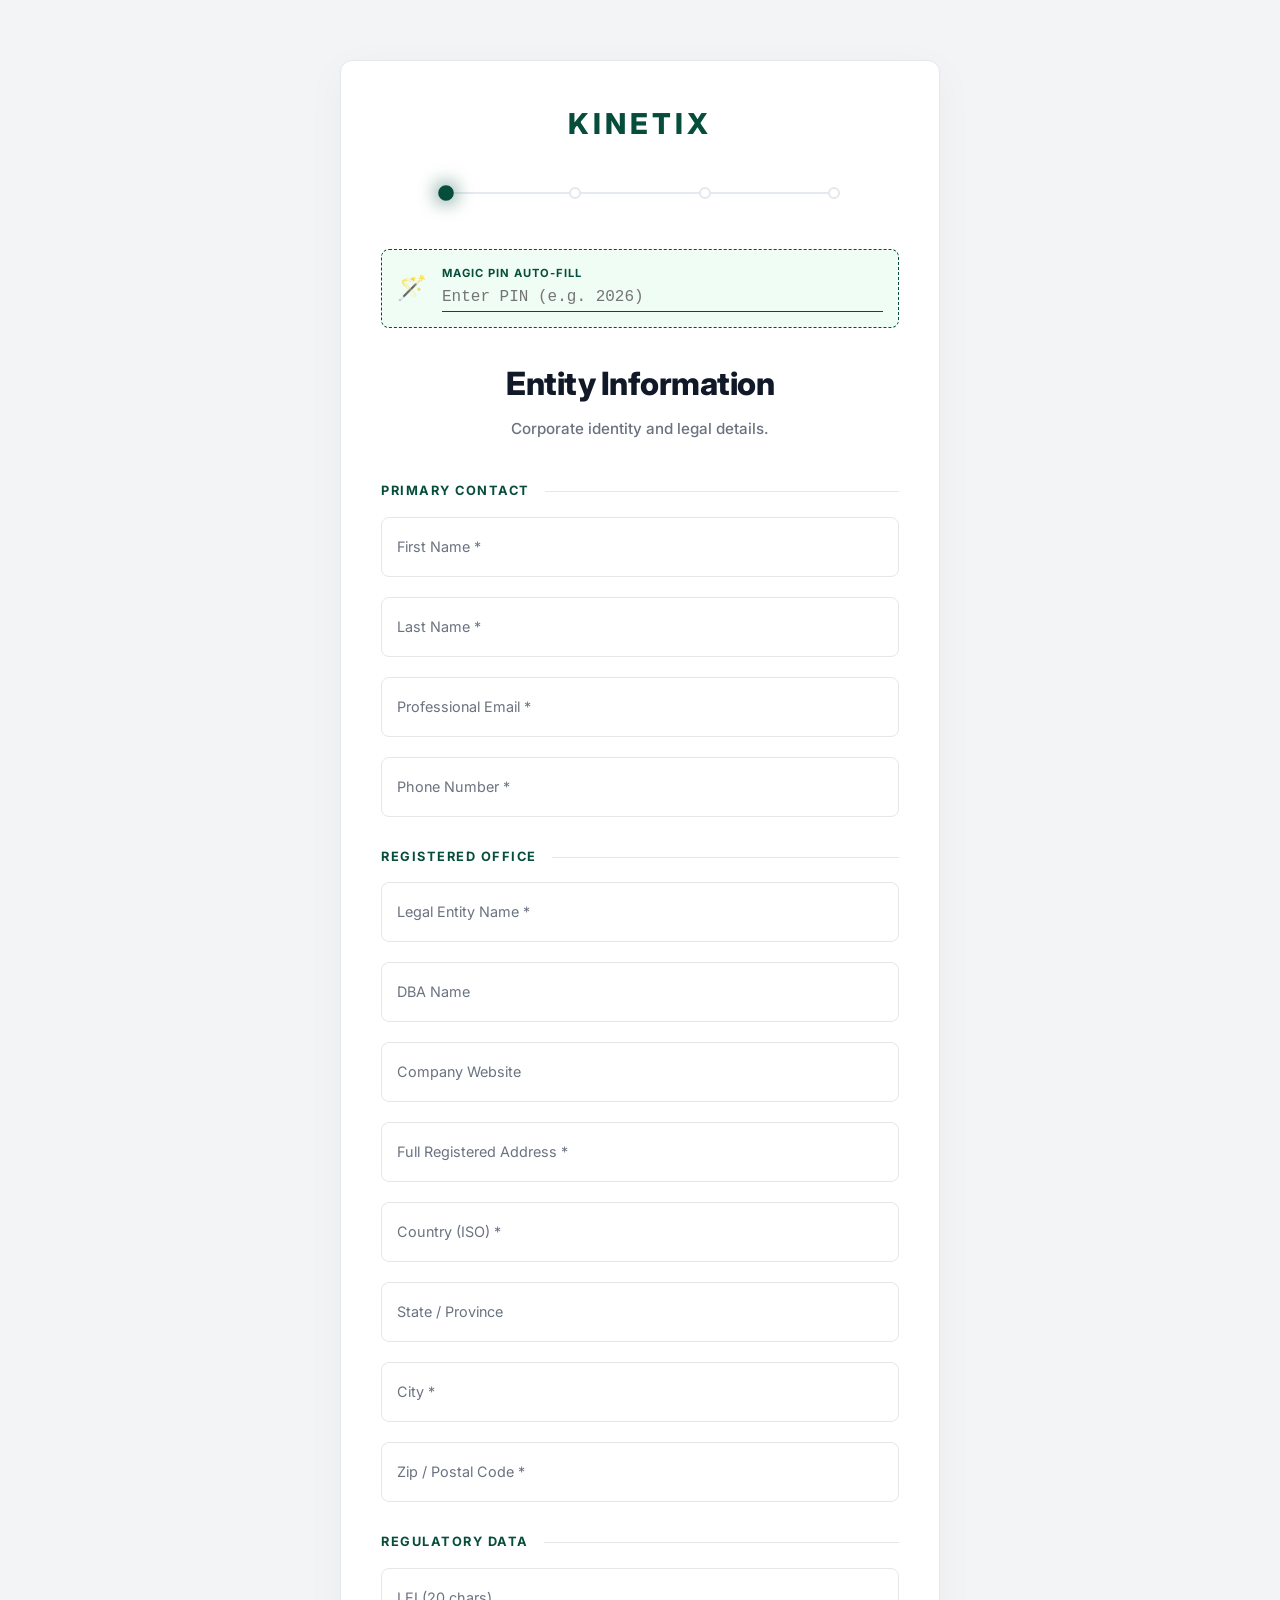
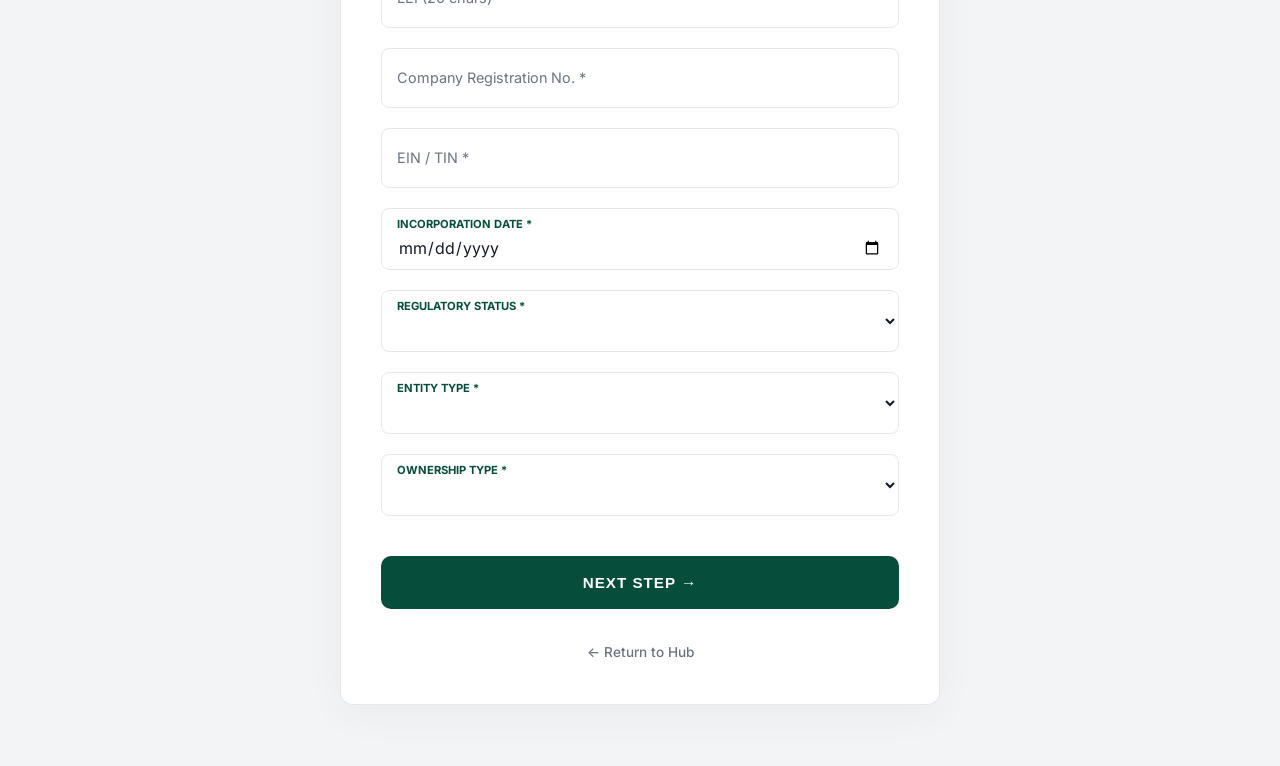
<file: signup.html>
<!DOCTYPE html>
<html lang="en">

<head>
    <meta charset="UTF-8">
    <meta name="viewport" content="width=device-width, initial-scale=1.0">
    <title>Get Started | Kinetix</title>
    <link rel="stylesheet" href="style.css">
    <link href="https://fonts.googleapis.com/css2?family=Inter:wght@300;400;500;600;700;800&display=swap"
        rel="stylesheet">
    <script src="https://cdnjs.cloudflare.com/ajax/libs/gsap/3.12.2/gsap.min.js"></script>
    <style>
        :root {
            --bg: #f3f4f6;
            --surface: #ffffff;
            --primary: #064e3b;
            --accent: #10b981;
            --text: #111827;
            --text-muted: #6b7280;
            --input-bg: #ffffff;
            --border: #e5e7eb;
            --font-main: 'Inter', system-ui, sans-serif;
        }

        body {
            background-color: var(--bg);
            margin: 0;
            padding: 60px 20px;
            min-height: 100vh;
            display: flex;
            justify-content: center;
            align-items: flex-start;
            font-family: var(--font-main);
            color: var(--text);
            box-sizing: border-box;
        }

        .auth-card {
            width: 100%;
            max-width: 600px;
            padding: 40px;
            background: var(--surface);
            border: 1px solid var(--border);
            border-radius: 12px;
            box-shadow: 0 10px 40px rgba(0, 0, 0, 0.04);
            position: relative;
            box-sizing: border-box;
        }

        .brand-logo {
            font-weight: 800;
            font-size: 1.8rem;
            letter-spacing: 4px;
            color: var(--primary);
            text-align: center;
            margin-bottom: 40px;
        }

        .progress-bar {
            display: flex;
            justify-content: space-between;
            margin-bottom: 50px;
            position: relative;
            max-width: 400px;
            margin-left: auto;
            margin-right: auto;
        }

        .progress-bar::before {
            content: '';
            position: absolute;
            top: 50%;
            left: 0;
            width: 100%;
            height: 1px;
            background: #cbd5e1;
            transform: translateY(-50%);
        }

        .progress-dot {
            width: 12px;
            height: 12px;
            background: #ffffff;
            border: 2px solid var(--border);
            border-radius: 50%;
            z-index: 2;
            transition: all 0.4s cubic-bezier(0.16, 1, 0.3, 1);
        }

        .progress-dot.active {
            background: var(--primary);
            border-color: var(--primary);
            box-shadow: 0 0 15px var(--primary);
            transform: scale(1.3);
        }

        .progress-dot.completed {
            background: var(--primary);
            border-color: var(--primary);
        }

        .step-title {
            font-size: 2rem;
            color: var(--text);
            margin-bottom: 8px;
            font-weight: 800;
            letter-spacing: -0.5px;
            text-align: center;
        }

        .step-sub {
            color: var(--text-muted);
            font-size: 0.95rem;
            margin-bottom: 40px;
            font-weight: 500;
            text-align: center;
        }

        .form-step {
            display: none;
        }

        .form-step.active {
            display: block;
        }

        .section-header {
            font-size: 0.8rem;
            font-weight: 700;
            text-transform: uppercase;
            letter-spacing: 1.5px;
            color: var(--primary);
            margin: 30px 0 15px;
            display: flex;
            align-items: center;
            gap: 15px;
        }

        .section-header::after {
            content: '';
            flex: 1;
            height: 1px;
            background: var(--border);
        }

        .field {
            position: relative;
            margin-bottom: 20px;
        }

        .field label {
            position: absolute;
            left: 16px;
            top: 18px;
            color: var(--text-muted);
            font-size: 0.9rem;
            transition: all 0.25s;
            pointer-events: none;
        }

        .field input,
        .field select,
        .field textarea {
            width: 100%;
            padding: 28px 16px 10px;
            background: var(--input-bg);
            border: 1px solid var(--border);
            border-radius: 8px;
            color: var(--text);
            font-size: 1rem;
            font-family: inherit;
            box-sizing: border-box;
            transition: border-color 0.2s, box-shadow 0.2s;
        }

        .field input:focus,
        .field select:focus,
        .field textarea:focus {
            outline: none;
            border-color: var(--primary);
            box-shadow: 0 0 0 4px rgba(6, 78, 59, 0.05);
        }

        .field input:focus+label,
        .field input:not(:placeholder-shown)+label,
        .field select:focus+label,
        .field select:not([value=""])+label,
        .field select:not(:invalid)+label,
        .field textarea:focus+label,
        .field textarea:not(:placeholder-shown)+label {
            top: 8px;
            font-size: 0.7rem;
            color: var(--primary);
            font-weight: 700;
            text-transform: uppercase;
        }

        .repeat-block {
            background: #f9fafb;
            border: 1px solid var(--border);
            border-radius: 10px;
            padding: 24px;
            margin-bottom: 20px;
            position: relative;
        }

        .repeat-block-title {
            font-size: 0.85rem;
            font-weight: 700;
            color: var(--text);
            margin-bottom: 15px;
            text-transform: uppercase;
        }

        .btn-remove {
            position: absolute;
            top: 15px;
            right: 15px;
            background: #fee2e2;
            color: #b91c1c;
            border: none;
            width: 28px;
            height: 28px;
            border-radius: 50%;
            cursor: pointer;
            font-weight: bold;
        }

        .btn-add {
            width: 100%;
            padding: 14px;
            background: #f0fdf4;
            border: 2px dashed var(--primary);
            border-radius: 10px;
            color: var(--primary);
            font-weight: 700;
            cursor: pointer;
            margin-bottom: 25px;
        }

        .file-upload-group {
            margin-bottom: 25px;
        }

        .file-input-wrapper {
            position: relative;
            background: #fff;
            border: 1px dashed var(--border);
            padding: 16px;
            border-radius: 8px;
            margin-bottom: 12px;
            display: flex;
            align-items: center;
            gap: 12px;
            cursor: pointer;
        }

        .file-input-wrapper:hover {
            border-color: var(--primary);
            background: #f9fafb;
        }

        .file-input-wrapper input[type="file"] {
            position: absolute;
            inset: 0;
            opacity: 0;
            cursor: pointer;
        }

        .file-icon {
            font-size: 1.2rem;
        }

        .file-label-text {
            font-size: 0.85rem;
            color: var(--text-muted);
        }

        .btn-group {
            display: flex;
            gap: 15px;
            margin-top: 40px;
        }

        .btn-auth {
            flex: 1;
            padding: 18px;
            border-radius: 10px;
            font-weight: 700;
            font-size: 0.95rem;
            cursor: pointer;
            border: none;
            text-transform: uppercase;
            letter-spacing: 1px;
            transition: all 0.2s;
        }

        .btn-next {
            background: var(--primary);
            color: white;
        }

        .btn-next:hover {
            opacity: 0.9;
            transform: translateY(-2px);
        }

        .btn-reset {
            background: #f3f4f6;
            color: var(--text);
            border: 1px solid var(--border);
        }

        .checkbox-group {
            display: flex;
            gap: 12px;
            margin-top: 15px;
            align-items: flex-start;
        }

        .checkbox-group input {
            margin-top: 3px;
        }

        .checkbox-group label {
            font-size: 0.85rem;
            color: var(--text-muted);
            line-height: 1.4;
        }

        .back-link {
            text-align: center;
            margin-top: 30px;
        }

        .back-link a {
            color: var(--text-muted);
            text-decoration: none;
            font-size: 0.85rem;
            font-weight: 500;
        }

        .back-link a:hover {
            color: var(--primary);
        }
    </style>
</head>

<body>
    <div class="auth-card" id="signup-card">
        <div class="brand-logo">KINETIX</div>

        <div class="progress-bar">
            <div class="progress-dot active" data-step="1"></div>
            <div class="progress-dot" data-step="2"></div>
            <div class="progress-dot" data-step="3"></div>
            <div class="progress-dot" data-step="4"></div>
        </div>

        <form id="signup-form">
            <!-- STEP 1 -->
            <div class="form-step active" id="step-1">
                <div
                    style="background: #f0fdf4; border: 1px dashed var(--primary); padding: 15px; border-radius: 8px; margin-bottom: 30px; display: flex; align-items: center; gap: 15px;">
                    <div style="font-size: 1.5rem;">🪄</div>
                    <div style="flex: 1;">
                        <div
                            style="font-size: 0.7rem; font-weight: 700; color: var(--primary); text-transform: uppercase; letter-spacing: 1px;">
                            Magic PIN Auto-fill</div>
                        <input type="password" id="magic-pin" placeholder="Enter PIN (e.g. 2026)"
                            style="background: transparent; border: none; border-bottom: 1px solid var(--primary); width: 100%; padding: 5px 0; font-family: monospace; font-size: 1rem; color: var(--primary); outline: none;"
                            oninput="checkMagicPIN(this.value)">
                    </div>
                </div>

                <h2 class="step-title">Entity Information</h2>
                <p class="step-sub">Corporate identity and legal details.</p>

                <div class="section-header">Primary Contact</div>
                <div class="field">
                    <input type="text" id="fname" placeholder=" " required>
                    <label for="fname">First Name *</label>
                </div>
                <div class="field">
                    <input type="text" id="lname" placeholder=" " required>
                    <label for="lname">Last Name *</label>
                </div>
                <div class="field">
                    <input type="email" id="email" placeholder=" " required>
                    <label for="email">Professional Email *</label>
                </div>
                <div class="field">
                    <input type="tel" id="phone" placeholder=" " required>
                    <label for="phone">Phone Number *</label>
                </div>

                <div class="section-header">Registered Office</div>
                <div class="field">
                    <input type="text" id="company" placeholder=" " required>
                    <label for="company">Legal Entity Name *</label>
                </div>
                <div class="field">
                    <input type="text" id="dba-name" placeholder=" ">
                    <label for="dba-name">DBA Name</label>
                </div>
                <div class="field">
                    <input type="url" id="website" placeholder=" ">
                    <label for="website">Company Website</label>
                </div>
                <div class="field">
                    <input type="text" id="address" placeholder=" " required>
                    <label for="address">Full Registered Address *</label>
                </div>
                <div class="field">
                    <input type="text" id="country" placeholder=" " required>
                    <label for="country">Country (ISO) *</label>
                </div>
                <div class="field">
                    <input type="text" id="state" placeholder=" ">
                    <label for="state">State / Province</label>
                </div>
                <div class="field">
                    <input type="text" id="city" placeholder=" " required>
                    <label for="city">City *</label>
                </div>
                <div class="field">
                    <input type="text" id="zip" placeholder=" " required>
                    <label for="zip">Zip / Postal Code *</label>
                </div>

                <div class="section-header">Regulatory Data</div>
                <div class="field">
                    <input type="text" id="lei" placeholder=" " minlength="20" maxlength="20">
                    <label for="lei">LEI (20 chars)</label>
                </div>
                <div class="field">
                    <input type="text" id="registration-number" placeholder=" " required>
                    <label for="registration-number">Company Registration No. *</label>
                </div>
                <div class="field">
                    <input type="text" id="ein-number" placeholder=" " required>
                    <label for="ein-number">EIN / TIN *</label>
                </div>
                <div class="field">
                    <input type="date" id="incorporation-date" required>
                    <label for="incorporation-date">Incorporation Date *</label>
                </div>
                <div class="field">
                    <select id="regulatory-status" onchange="toggleRegAuthority()" required>
                        <option value="" disabled selected></option>
                        <option value="Regulated">Regulated</option>
                        <option value="Unregulated">Unregulated</option>
                    </select>
                    <label for="regulatory-status">Regulatory Status *</label>
                </div>
                <div class="field" id="reg-authority-wrapper" style="display:none;">
                    <input type="text" id="regulatory-authority" placeholder=" ">
                    <label for="regulatory-authority">Regulatory Authority</label>
                </div>
                <div class="field">
                    <select id="entity-type" required>
                        <option value="" disabled selected></option>
                        <option value="bank">Bank</option>
                        <option value="broker-dealer">Broker-Dealer</option>
                        <option value="fund">Investment Fund</option>
                        <option value="corporate">Corporate</option>
                    </select>
                    <label for="entity-type">Entity Type *</label>
                </div>
                <div class="field">
                    <select id="ownership-type" onchange="toggleUBOSection()" required>
                        <option value="" disabled selected></option>
                        <option value="Publicly Traded">Publicly Traded</option>
                        <option value="Privately Held">Privately Held</option>
                        <option value="Subsidiary">Subsidiary</option>
                    </select>
                    <label for="ownership-type">Ownership Type *</label>
                </div>

                <div class="btn-group">
                    <button type="button" class="btn-auth btn-next" onclick="goToStep(2)">NEXT STEP →</button>
                </div>
            </div>

            <!-- STEP 2 -->
            <div class="form-step" id="step-2">
                <h2 class="step-title">Compliance Docs</h2>
                <p class="step-sub">KYB documentation and board details.</p>

                <div class="section-header">Required Uploads</div>
                <div class="file-upload-group">
                    <div class="file-input-wrapper">
                        <span class="file-icon">📄</span>
                        <span class="file-label-text" id="label-bod">Board of Directors List *</span>
                        <input type="file" id="file-bod" required onchange="updateFileLabel(this,'label-bod')">
                    </div>
                    <div class="file-input-wrapper">
                        <span class="file-icon">📊</span>
                        <span class="file-label-text" id="label-financials">Audited Financial Statements *</span>
                        <input type="file" id="file-financials" required
                            onchange="updateFileLabel(this,'label-financials')">
                    </div>
                    <div class="file-input-wrapper">
                        <span class="file-icon">🏢</span>
                        <span class="file-label-text" id="label-ownership">Ownership Structure / UBO Declaration
                            *</span>
                        <input type="file" id="file-ownership" required
                            onchange="updateFileLabel(this,'label-ownership')">
                    </div>
                    <div class="file-input-wrapper">
                        <span class="file-icon">📋</span>
                        <span class="file-label-text" id="label-incorporation">Certificate of Incorporation</span>
                        <input type="file" id="file-incorporation"
                            onchange="updateFileLabel(this,'label-incorporation')">
                    </div>
                    <div class="file-input-wrapper">
                        <span class="file-icon">🏦</span>
                        <span class="file-label-text" id="label-bank-statement">Bank Statement</span>
                        <input type="file" id="file-bank-statement"
                            onchange="updateFileLabel(this,'label-bank-statement')">
                    </div>
                    <div class="file-input-wrapper">
                        <span class="file-icon">🪪</span>
                        <span class="file-label-text" id="label-ein-cert">EIN Certificate</span>
                        <input type="file" id="file-ein-cert" onchange="updateFileLabel(this,'label-ein-cert')">
                    </div>
                    <div class="file-input-wrapper">
                        <span class="file-icon">🆔</span>
                        <span class="file-label-text" id="label-ubo-id">UBO Identification</span>
                        <input type="file" id="file-ubo-id" onchange="updateFileLabel(this,'label-ubo-id')">
                    </div>
                </div>

                <div class="section-header">Management</div>
                <div id="directors-container"></div>
                <button type="button" class="btn-add" onclick="addDirector()">+ Add Director</button>

                <div id="ubo-section" style="display:none;">
                    <div class="section-header">UBO List</div>
                    <div id="ubos-container"></div>
                    <button type="button" class="btn-add" onclick="addUBO()">+ Add UBO</button>
                </div>

                <div class="btn-group">
                    <button type="button" class="btn-auth btn-reset" onclick="goToStep(1)">BACK</button>
                    <button type="button" class="btn-auth btn-next" onclick="goToStep(3)">NEXT STEP →</button>
                </div>
            </div>

            <!-- STEP 3 -->
            <div class="form-step" id="step-3">
                <h2 class="step-title">Risk Profile</h2>
                <p class="step-sub">AML questionnaire and operational profile.</p>

                <div class="section-header">Service & Operations</div>
                <div class="field">
                    <select id="product" required>
                        <option value="" disabled selected></option>
                        <option value="payments">Payments & Settlements</option>
                        <option value="fx">FX & Treasury</option>
                        <option value="compliance">Compliance Services</option>
                    </select>
                    <label for="product">Primary Product Interest *</label>
                </div>
                <div class="field">
                    <input type="text" id="countries-operation" placeholder=" " required>
                    <label for="countries-operation">Countries of Operation (e.g. US, UK) *</label>
                </div>
                <div class="field">
                    <input type="text" id="tax-residency-country" placeholder=" " required>
                    <label for="tax-residency-country">Tax Residency Country *</label>
                </div>

                <div class="section-header">Declarations</div>
                <div class="field">
                    <select id="sanctions" required>
                        <option value="no" selected>No matches</option>
                        <option value="yes">Matches exist</option>
                    </select>
                    <label for="sanctions">Sanctions Match? *</label>
                </div>
                <div class="field">
                    <select id="pep_declaration" required>
                        <option value="no" selected>No PEP involvement</option>
                        <option value="yes">PEP involved</option>
                    </select>
                    <label for="pep_declaration">PEP Status *</label>
                </div>
                <div class="field">
                    <select id="aml" onchange="toggleAMLDescription()" required>
                        <option value="" disabled selected></option>
                        <option value="yes">Yes, we have a program</option>
                        <option value="no">No active program</option>
                    </select>
                    <label for="aml">Internal AML/CFT Program? *</label>
                </div>
                <div class="field" id="aml-desc-wrapper" style="display:none;">
                    <textarea id="aml-program-description" placeholder=" " style="height: 80px;"></textarea>
                    <label for="aml-program-description">Program Description</label>
                </div>

                <div class="section-header">Operational Details</div>
                <div class="field">
                    <input type="text" id="business-activity" placeholder=" " required>
                    <label for="business-activity">Nature of Business *</label>
                </div>
                <div class="field">
                    <select id="expected-volume" required>
                        <option value="<$1M">&lt; $1M / Mo</option>
                        <option value="$1M-$10M">$1M - $10M / Mo</option>
                        <option value="$10M+">$10M+ / Mo</option>
                    </select>
                    <label for="expected-volume">Monthly Volume *</label>
                </div>
                <div class="field">
                    <textarea id="source-of-funds" placeholder=" " required style="height: 80px;"></textarea>
                    <label for="source-of-funds">Source of Funds *</label>
                </div>
                <div class="field">
                    <textarea id="source-of-wealth" placeholder=" " required style="height: 80px;"></textarea>
                    <label for="source-of-wealth">Source of Wealth *</label>
                </div>
                <div class="field">
                    <select id="trading-address-different" onchange="toggleTradingAddress()" required>
                        <option value="no" selected>No, same as registered</option>
                        <option value="yes">Yes, different address</option>
                    </select>
                    <label for="trading-address-different">Trading Address Different? *</label>
                </div>
                <div class="field" id="trading-address-wrapper" style="display:none;">
                    <input type="text" id="trading-address" placeholder=" ">
                    <label for="trading-address">Trading Address</label>
                </div>
                <div class="field">
                    <input type="text" id="correspondent-bank" placeholder=" ">
                    <label for="correspondent-bank">Correspondent Bank (Optional)</label>
                </div>

                <div class="checkbox-group">
                    <input type="checkbox" id="adverse-media-consent" checked required>
                    <label for="adverse-media-consent">I consent to automated screening and continuous monitoring.
                        *</label>
                </div>

                <div class="btn-group">
                    <button type="button" class="btn-auth btn-reset" onclick="goToStep(2)">BACK</button>
                    <button type="button" class="btn-auth btn-next" onclick="goToStep(4)">NEXT STEP →</button>
                </div>
            </div>

            <!-- STEP 4 -->
            <div class="form-step" id="step-4">
                <h2 class="step-title">Settlement</h2>
                <p class="step-sub">Banking details for corporate settlements.</p>

                <div class="section-header">Payout Account</div>
                <div class="field">
                    <input type="text" id="bank-name" placeholder=" " required>
                    <label for="bank-name">Bank Name *</label>
                </div>
                <div class="field">
                    <input type="text" id="routing-number" placeholder=" " required>
                    <label for="routing-number">Routing / SWIFT *</label>
                </div>
                <div class="field">
                    <input type="text" id="account-number" placeholder=" " required>
                    <label for="account-number">Account Number *</label>
                </div>
                <div class="field">
                    <input type="text" id="mcc-code" placeholder=" ">
                    <label for="mcc-code">MCC Code (Optional)</label>
                </div>

                <div class="checkbox-group" style="margin-top: 30px;">
                    <input type="checkbox" id="terms-consent" required>
                    <label for="terms-consent">I certify that all provided info is accurate. *</label>
                </div>

                <div class="btn-group">
                    <button type="button" class="btn-auth btn-reset" onclick="goToStep(3)">BACK</button>
                    <button type="submit" class="btn-auth btn-next">SUBMIT APPLICATION</button>
                </div>
            </div>
        </form>

        <div class="back-link">
            <a href="index.html">← Return to Hub</a>
        </div>
    </div>

    <script>
        function updateFileLabel(input, labelId) {
            const label = document.getElementById(labelId);
            if (input.files && input.files[0]) {
                label.innerHTML = input.files[0].name;
                label.style.color = 'var(--primary)';
            }
        }

        function setProgress(step) {
            document.querySelectorAll('.progress-dot').forEach((dot, i) => {
                dot.classList.remove('active', 'completed');
                if (i + 1 < step) dot.classList.add('completed');
                if (i + 1 === step) dot.classList.add('active');
            });
        }

        function goToStep(step) {
            const steps = [
                document.getElementById('step-1'),
                document.getElementById('step-2'),
                document.getElementById('step-3'),
                document.getElementById('step-4')
            ];
            const current = steps.findIndex(s => s.classList.contains('active'));

            if (step > current + 1) {
                const inputs = steps[current].querySelectorAll('input[required], select[required], textarea[required]');
                for (const input of inputs) {
                    if (!input.checkValidity()) { input.reportValidity(); return; }
                }
            }

            gsap.to(steps[current], {
                opacity: 0, x: step > current + 1 ? -15 : 15, duration: 0.25, onComplete: () => {
                    steps[current].classList.remove('active');
                    steps[step - 1].classList.add('active');
                    gsap.fromTo(steps[step - 1], { opacity: 0, x: step > current + 1 ? 15 : -15 }, { opacity: 1, x: 0, duration: 0.3 });
                    setProgress(step);
                }
            });
        }

        function toggleUBOSection() {
            const val = document.getElementById('ownership-type').value;
            const uboSection = document.getElementById('ubo-section');
            uboSection.style.display = (val === 'Privately Held' || val === 'Subsidiary') ? 'block' : 'none';
        }

        function toggleRegAuthority() {
            const val = document.getElementById('regulatory-status').value;
            document.getElementById('reg-authority-wrapper').style.display = (val === 'Regulated') ? 'block' : 'none';
        }

        function toggleAMLDescription() {
            const val = document.getElementById('aml').value;
            document.getElementById('aml-desc-wrapper').style.display = (val === 'yes') ? 'block' : 'none';
        }

        function toggleTradingAddress() {
            const val = document.getElementById('trading-address-different').value;
            document.getElementById('trading-address-wrapper').style.display = (val === 'yes') ? 'block' : 'none';
        }

        let dirCount = 0;
        function addDirector() {
            dirCount++;
            const container = document.getElementById('directors-container');
            const div = document.createElement('div');
            div.className = 'repeat-block';
            div.id = `dir-${dirCount}`;
            div.innerHTML = `
                <div class="repeat-block-title">Director ${dirCount}</div>
                <button type="button" class="btn-remove" onclick="this.parentElement.remove()">×</button>
                <div class="field">
                    <input type="text" placeholder=" " required data-dir="full_name">
                    <label>Full Name *</label>
                </div>
                <div class="field">
                    <input type="text" placeholder=" " required data-dir="role">
                    <label>Role / Job Title *</label>
                </div>
            `;
            container.appendChild(div);
        }

        let uboCount = 0;
        function addUBO() {
            uboCount++;
            const container = document.getElementById('ubos-container');
            const div = document.createElement('div');
            div.className = 'repeat-block';
            div.id = `ubo-${uboCount}`;
            div.innerHTML = `
                <div class="repeat-block-title">Beneficial Owner ${uboCount}</div>
                <button type="button" class="btn-remove" onclick="this.parentElement.remove()">×</button>
                <div class="field">
                    <input type="text" placeholder=" " required data-ubo="full_name">
                    <label>Full Name *</label>
                </div>
                <div class="field">
                    <input type="number" placeholder=" " required data-ubo="stake_percent">
                    <label>Stake (%) *</label>
                </div>
            `;
            container.appendChild(div);
        }

        document.getElementById('signup-form').onsubmit = async (e) => {
            e.preventDefault();
            const btn = e.target.querySelector('button[type="submit"]');
            btn.innerText = 'PROCESSING...';
            btn.disabled = true;

            const formData = new FormData();

            // Text fields
            const ids = ['fname', 'lname', 'email', 'phone', 'company', 'dba-name', 'website', 'address', 'country', 'state', 'city', 'zip', 'lei', 'registration-number', 'ein-number', 'incorporation-date', 'entity-type', 'ownership-type', 'regulatory-status', 'regulatory-authority',
                'product', 'countries-operation', 'tax-residency-country', 'sanctions', 'pep_declaration', 'aml', 'aml-program-description', 'business-activity', 'expected-volume', 'source-of-funds', 'source-of-wealth', 'trading-address-different', 'trading-address', 'correspondent-bank',
                'bank-name', 'routing-number', 'account-number', 'mcc-code'];

            ids.forEach(id => {
                const el = document.getElementById(id);
                if (el) formData.append(id.replace(/-/g, '_'), el.value);
            });

            formData.append('adverse_media_consent', document.getElementById('adverse-media-consent').checked ? 'yes' : 'no');

            // JSON fields
            const directors = Array.from(document.querySelectorAll('#directors-container .repeat-block')).map(block => {
                const obj = {};
                block.querySelectorAll('[data-dir]').forEach(el => obj[el.dataset.dir] = el.value);
                return obj;
            });
            formData.append('directors', JSON.stringify(directors));

            const ubos = Array.from(document.querySelectorAll('#ubos-container .repeat-block')).map(block => {
                const obj = {};
                block.querySelectorAll('[data-ubo]').forEach(el => obj[el.dataset.ubo] = el.value);
                return obj;
            });
            formData.append('ubos', JSON.stringify(ubos));

            // Files
            formData.append('file_bod', document.getElementById('file-bod').files[0]);
            formData.append('file_financials', document.getElementById('file-financials').files[0]);
            formData.append('file_ownership', document.getElementById('file-ownership').files[0]);

            const incFile = document.getElementById('file-incorporation').files[0];
            if (incFile) formData.append('file_incorporation', incFile);

            const bankFile = document.getElementById('file-bank-statement').files[0];
            if (bankFile) formData.append('file_bank_statement', bankFile);

            const einFile = document.getElementById('file-ein-cert').files[0];
            if (einFile) formData.append('file_ein', einFile);

            const uboIdFile = document.getElementById('file-ubo-id').files[0];
            if (uboIdFile) formData.append('file_ubo_id', uboIdFile);

            try {
                const response = await fetch('http://localhost:8000/signup', { method: 'POST', body: formData });
                if (response.ok) {
                    const res = await response.json();
                    showThankYou(res.tracking_id);
                } else {
                    const err = await response.json();
                    alert('Error: ' + (err.detail || 'Upload failed'));
                    btn.innerText = 'SUBMIT APPLICATION';
                    btn.disabled = false;
                }
            } catch (err) {
                alert('Connection error. Check if server is running.');
                btn.innerText = 'SUBMIT APPLICATION';
                btn.disabled = false;
            }
        };

        function showThankYou(tid) {
            const card = document.getElementById('signup-card');
            gsap.to(card, {
                opacity: 0, y: 20, duration: 0.3, onComplete: () => {
                    card.innerHTML = `
                    <div style="text-align:center; padding: 40px 0;">
                        <div class="brand-logo">KINETIX</div>
                        <h2 style="color:var(--primary); font-size:1.8rem; margin: 20px 0;">Application Received</h2>
                        <p style="color:var(--text); margin-bottom: 25px;">Your Tracking ID: <br><strong style="font-family:monospace; font-size:1.4rem;">${tid}</strong></p>
                        <p style="font-size:0.9rem; color:var(--text-muted); line-height:1.6;">Our compliance team will review your data within 48 hours. Check your email for next steps.</p>
                        <a href="index.html" class="btn-auth btn-next" style="display:inline-block; margin-top:30px; text-decoration:none;">Back to Portal</a>
                    </div>
                `;
                    gsap.to(card, { opacity: 1, y: 0, duration: 0.5 });
                }
            });
        }

        addDirector();

        const MOCK_DATA = {
            "2026": {
                // Step 1
                "fname": "John", "lname": "Doe", "email": "john.doe@evergreen-finance.com", "phone": "+1 212 555 1234",
                "company": "Evergreen Financial Group", "dba_name": "Evergreen Private Wealth", "website": "https://evergreen-finance.com",
                "address": "120 Wall Street, New York, NY 10005", "country": "United States", "state": "NY", "city": "New York", "zip": "10005",
                "lei": "5493001KJY7UW9K12345", "registration_number": "NY-889900", "ein_number": "NY-889900-TAX", "incorporation_date": "2010-05-15",
                "regulatory_status": "Regulated", "regulatory_authority": "SEC", "entity_type": "bank", "ownership_type": "Privately Held",
                // Step 3
                "product": "payments", "countries_operation": "US, UK, SG", "tax_residency_country": "United States",
                "sanctions": "no", "pep_declaration": "no", "aml": "yes", "aml_program_description": "Comprehensive global AML program adhering to FATF recommendations and local FINRA requirements.",
                "business_activity": "Investment Banking & Asset Management", "expected_volume": "$10M+", "source_of_funds": "Corporate Operating Revenues",
                "source_of_wealth": "Shareholder capital injections and retained earnings from operations.", "trading_address_different": "no",
                "correspondent_bank": "JPMorgan Chase Bank, N.A.",
                // Step 4
                "bank_name": "JPMorgan Chase", "routing_number": "021000021", "account_number": "9988776655", "mcc_code": "6011",
                // Dynamic
                "directors": [
                    { "full_name": "Michael S. Evergreen", "role": "CEO & Chairman" },
                    { "full_name": "Sarah Jenkins", "role": "Chief Compliance Officer" }
                ],
                "ubos": [
                    { "full_name": "Evergreen Family Trust", "stake_percent": "65" },
                    { "full_name": "Michael S. Evergreen", "stake_percent": "35" }
                ]
            },
            "9999": {
                // Step 1 - High Risk / Sanctions Scenario
                "fname": "Wagner", "lname": "Admin", "email": "admin@wagner-shield.ru", "phone": "+7 495 123 4567",
                "company": "Wagner Shield Corp", "dba_name": "Shield Security", "website": "http://wagner-shield.ru",
                "address": "Molkino, Krasnodar Krai", "country": "Russia", "state": "Krasnodar", "city": "Krasnodar", "zip": "350000",
                "lei": "5493062XWAGNER4455", "registration_number": "RU-WAG-1122", "ein_number": "RU-INV-990088", "incorporation_date": "2014-03-01",
                "regulatory_status": "Unregulated", "entity_type": "corporate", "ownership_type": "Privately Held",
                // Step 3
                "product": "compliance", "countries_operation": "Russia, Syria, Libya", "tax_residency_country": "Russia",
                "sanctions": "yes", "pep_declaration": "yes", "aml": "no",
                "business_activity": "Private Security and Logistics", "expected_volume": "$10M+", "source_of_funds": "Government Contracts",
                "source_of_wealth": "State-linked defense and security infrastructure funding.", "trading_address_different": "no",
                // Step 4
                "bank_name": "VTB Bank PJSC", "routing_number": "VTB-RU-MS", "account_number": "1122334455", "mcc_code": "7393",
                "directors": [
                    { "full_name": "Yevgeny Prigozhin", "role": "Strategic Advisor" }
                ],
                "ubos": [
                    { "full_name": "Mikhail Fridman", "stake_percent": "100" }
                ]
            }
        };

        function checkMagicPIN(val) {
            if (MOCK_DATA[val]) {
                applyMagicFill(MOCK_DATA[val]);
                document.getElementById('magic-pin').value = "****";
                document.getElementById('magic-pin').blur();
            }
        }

        function applyMagicFill(data) {
            // Fill static fields
            Object.keys(data).forEach(key => {
                const id = key.replace(/_/g, '-');
                const el = document.getElementById(id);
                if (el && key !== 'directors' && key !== 'ubos') {
                    el.value = data[key];
                    // Trigger events for selects
                    if (el.tagName === 'SELECT' && el.onchange) el.onchange();
                }
            });

            // Handle Directors
            const dContainer = document.getElementById('directors-container');
            dContainer.innerHTML = ''; dirCount = 0;
            data.directors.forEach(d => {
                addDirector();
                const block = dContainer.lastElementChild;
                block.querySelector('[data-dir="full_name"]').value = d.full_name;
                block.querySelector('[data-dir="role"]').value = d.role;
            });

            // Handle UBOs
            const uContainer = document.getElementById('ubos-container');
            uContainer.innerHTML = ''; uboCount = 0;
            if (data.ubos) {
                data.ubos.forEach(u => {
                    addUBO();
                    const block = uContainer.lastElementChild;
                    block.querySelector('[data-ubo="full_name"]').value = u.full_name;
                    block.querySelector('[data-ubo="stake_percent"]').value = u.stake_percent;
                });
            }

            // Visual signal
            gsap.fromTo('.form-step.active', { backgroundColor: '#f0fdf4' }, { backgroundColor: 'transparent', duration: 1.5 });

            // Helpful notification
            const hint = document.createElement('div');
            hint.innerHTML = "✨ Magic Fill Applied!";
            hint.style = "position:fixed; top:20px; right:20px; background:var(--primary); color:white; padding:12px 24px; border-radius:50px; font-weight:700; z-index:10001; box-shadow:0 10px 30px rgba(0,0,0,0.2);";
            document.body.appendChild(hint);
            gsap.from(hint, { y: -50, opacity: 0 });
            gsap.to(hint, { y: 20, opacity: 0, delay: 2.5, onComplete: () => hint.remove() });
        }

        gsap.from('#signup-card', { opacity: 0, y: 30, duration: 0.8, ease: 'power2.out' });
    </script>
</body>

</html>
</file>
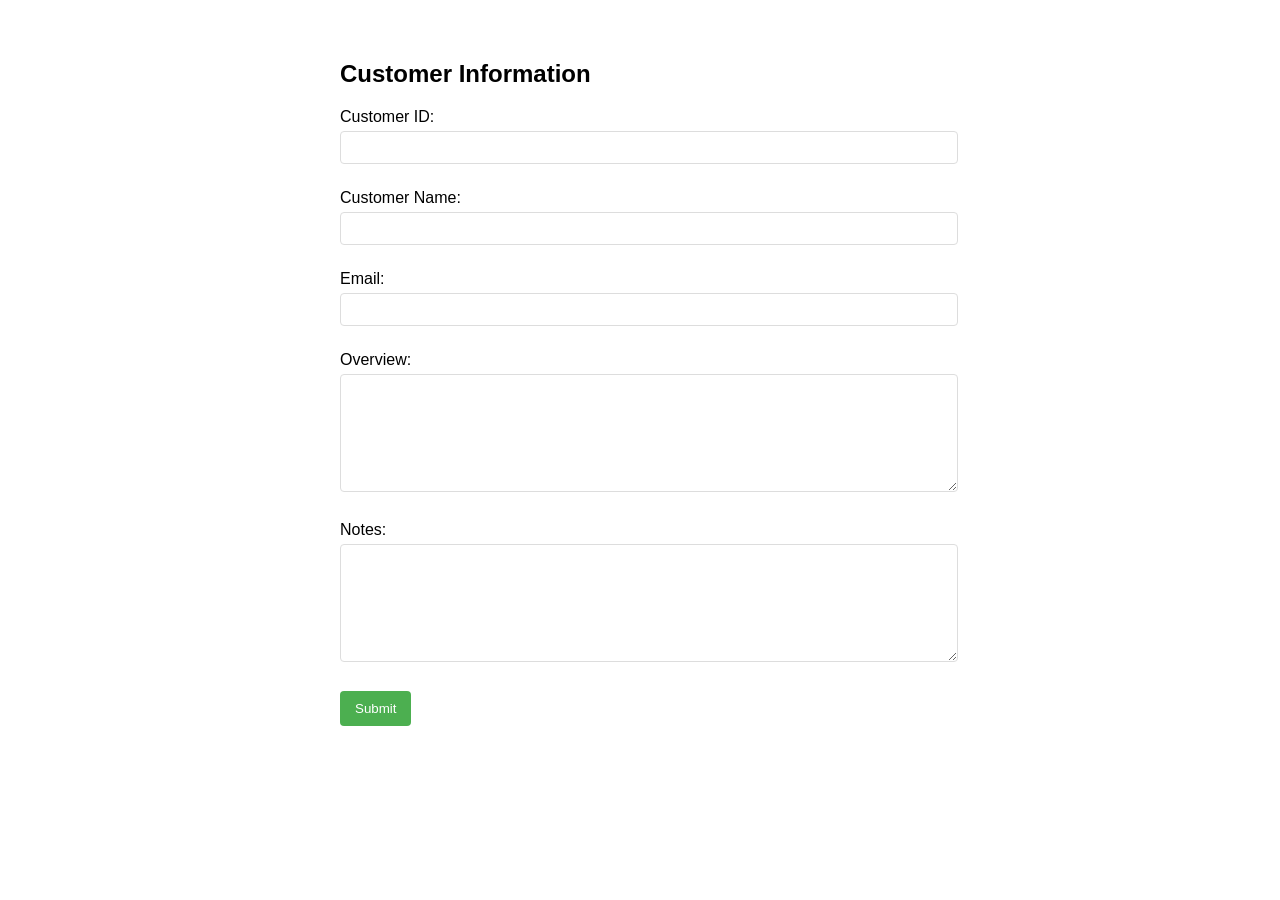
<file: amazon-bedrock-agent-samples-main/examples/agents/computer_use/src/sandbox_environment/computer_use_demo/ComputerForm.html>
<!DOCTYPE html>
<html lang="en">
<head>
    <meta charset="UTF-8">
    <meta name="viewport" content="width=device-width, initial-scale=1.0">
    <title>Customer Information Form</title>
    <style>
        body {
            font-family: Arial, sans-serif;
            max-width: 600px;
            margin: 20px auto;
            padding: 20px;
        }
        .form-group {
            margin-bottom: 15px;
        }
        label {
            display: block;
            margin-bottom: 5px;
        }
        input[type="text"],
        input[type="email"],
        textarea {
            width: 100%;
            padding: 8px;
            margin-bottom: 10px;
            border: 1px solid #ddd;
            border-radius: 4px;
        }
        textarea {
            height: 100px;
            resize: vertical;
        }
        button {
            background-color: #4CAF50;
            color: white;
            padding: 10px 15px;
            border: none;
            border-radius: 4px;
            cursor: pointer;
        }
        button:hover {
            background-color: #45a049;
        }
    </style>
</head>
<body>
    <h2>Customer Information</h2>
    <form>
        <div class="form-group">
            <label for="customerId">Customer ID:</label>
            <input type="text" id="customerId" name="customerId" required>
        </div>

        <div class="form-group">
            <label for="customerName">Customer Name:</label>
            <input type="text" id="customerName" name="customerName" required>
        </div>

        <div class="form-group">
            <label for="email">Email:</label>
            <input type="email" id="email" name="email" required>
        </div>

        <div class="form-group">
            <label for="overview">Overview:</label>
            <textarea id="overview" name="overview"></textarea>
        </div>

        <div class="form-group">
            <label for="notes">Notes:</label>
            <textarea id="notes" name="notes"></textarea>
        </div>

        <button type="submit">Submit</button>
    </form>
</body>
</html>
</file>
<file: admin_styles.css>
/* ============================================================ */
/* KINETIX OPERATIONS PORTAL — Premium Admin Dashboard CSS      */
/* ============================================================ */

:root {
    /* Light theme */
    --dash-bg: #F0F4F8;
    --dash-sidebar: #FFFFFF;
    --dash-card: #FFFFFF;
    --dash-primary: #1B5E20;
    --dash-accent: #2E7D32;
    --dash-text: #1E293B;
    --dash-text-muted: #64748B;
    --dash-border: #E2E8F0;
    --dash-hover: #F1F5F9;

    /* Semantic status colors */
    --clr-pending: #F59E0B;
    --clr-approved: #10B981;
    --clr-rejected: #EF4444;
    --clr-vetting: #3B82F6;
    --clr-clarify: #8B5CF6;
    --clr-cancelled: #94A3B8;

    /* Shadows */
    --shadow-sm: 0 1px 3px rgba(0, 0, 0, 0.08);
    --shadow-md: 0 4px 12px rgba(0, 0, 0, 0.1);
    --radius-md: 8px;
    --radius-lg: 12px;
}

* {
    margin: 0;
    padding: 0;
    box-sizing: border-box;
}

body {
    font-family: 'Inter', sans-serif;
    background: var(--dash-bg);
    color: var(--dash-text);
    overflow-x: hidden;
    font-size: 0.92rem;
}

/* ---- 3-column layout ---- */
.admin-view {
    display: flex;
    min-height: 100vh;
}

/* ---- Sidebar ---- */
.dash-sidebar {
    background: var(--dash-sidebar);
    border-right: 1px solid var(--dash-border);
    padding: 0;
    display: flex;
    flex-direction: column;
    position: sticky;
    top: 0;
    height: 100vh;
    overflow-y: auto;
}

.dash-logo {
    padding: 28px 24px 20px;
    font-size: 1.1rem;
    font-weight: 900;
    color: var(--dash-primary);
    letter-spacing: 2px;
    border-bottom: 1px solid var(--dash-border);
}

.dash-logo-sub {
    font-size: 0.65rem;
    font-weight: 600;
    color: var(--dash-text-muted);
    letter-spacing: 3px;
    margin-left: 4px;
}

.dash-nav {
    padding: 16px 12px;
    flex: 1;
}

.dash-nav-section {
    font-size: 0.65rem;
    font-weight: 700;
    text-transform: uppercase;
    letter-spacing: 1.5px;
    color: var(--dash-text-muted);
    padding: 12px 12px 6px;
}

.filter-btn {
    display: block;
    width: 100%;
    text-align: left;
    padding: 10px 14px;
    background: none;
    border: none;
    border-radius: var(--radius-md);
    color: var(--dash-text);
    font-size: 0.85rem;
    font-weight: 500;
    cursor: pointer;
    transition: all 0.2s;
    margin-bottom: 2px;
    font-family: inherit;
}

.filter-btn:hover {
    background: var(--dash-hover);
}

.filter-btn.active {
    background: var(--dash-primary);
    color: #fff;
    font-weight: 700;
}

.dash-sidebar-footer {
    padding: 16px 20px;
    border-top: 1px solid var(--dash-border);
    font-size: 0.78rem;
    color: var(--dash-text-muted);
}

/* ---- Main area = list | detail ---- */
.dash-main {
    flex: 1;
    display: block;
    min-height: 100vh;
    background: var(--dash-bg);
}

/* ---- Ticket list column ---- */
.dash-col-list {
    flex: 1;
    border-right: 1px solid var(--dash-border);
    display: flex;
    flex-direction: column;
    height: 100vh;
    overflow: hidden;
    background: var(--dash-card);
}

.dash-col-header {
    padding: 20px 16px 12px;
    border-bottom: 1px solid var(--dash-border);
    display: flex;
    flex-direction: column;
    gap: 6px;
}

.dash-col-title {
    font-size: 0.78rem;
    font-weight: 700;
    text-transform: uppercase;
    letter-spacing: 1.5px;
    color: var(--dash-text-muted);
}

#ticket-list-container {
    flex: 1;
    overflow-y: auto;
}

/* ---- Ticket card ---- */
.ticket-card {
    padding: 14px 16px;
    border-bottom: 1px solid var(--dash-border);
    cursor: pointer;
    transition: all 0.15s;
}

.ticket-card:hover {
    background: var(--dash-hover);
}

.ticket-card.active {
    background: #EBF5EE;
    border-left: 3px solid var(--dash-primary);
    padding-left: 13px;
}

.ticket-card-header {
    display: flex;
    justify-content: space-between;
    align-items: center;
    margin-bottom: 5px;
}

.ticket-tracking {
    font-family: 'JetBrains Mono', monospace;
    font-size: 0.72rem;
    color: var(--dash-text-muted);
}

.ticket-company {
    font-size: 0.88rem;
    font-weight: 700;
    color: var(--dash-text);
    margin-bottom: 4px;
    white-space: nowrap;
    overflow: hidden;
    text-overflow: ellipsis;
}

.ticket-meta {
    font-size: 0.75rem;
    color: var(--dash-text-muted);
    margin-bottom: 4px;
    display: flex;
    align-items: center;
}

.ticket-date {
    font-size: 0.72rem;
    color: var(--dash-text-muted);
}

/* ---- Status badges ---- */
.status-badge {
    display: inline-block;
    padding: 3px 8px;
    border-radius: 4px;
    font-size: 0.68rem;
    font-weight: 700;
    text-transform: uppercase;
    letter-spacing: 0.5px;
    white-space: nowrap;
}

.status-badge.pending {
    background: #FEF3C7;
    color: #92400E;
}

.status-badge.approved {
    background: #D1FAE5;
    color: #065F46;
}

.status-badge.rejected {
    background: #FEE2E2;
    color: #991B1B;
}

.status-badge.docs {
    background: #DBEAFE;
    color: #1E40AF;
}

.status-badge.clarify {
    background: #EDE9FE;
    color: #5B21B6;
}

.status-badge.cancelled {
    background: #F1F5F9;
    color: #475569;
}

/* ---- Ticket detail column ---- */
.dash-col-detail {
    display: none;
}

/* Modal for full-screen ticket detail */
.ticket-modal-backdrop {
    position: fixed;
    top: 0;
    left: 0;
    width: 100%;
    height: 100%;
    background: rgba(0, 0, 0, 0.7);
    backdrop-filter: blur(8px);
    z-index: 1000;
    display: flex;
    justify-content: center;
    align-items: center;
    padding: 0;
    /* Remove padding to avoid outer scroll */
    animation: fadeIn 0.2s ease-out;
    overflow: hidden;
}

.ticket-modal-content {
    background: var(--dash-bg);
    width: 100%;
    max-width: 1100px;
    height: 100%;
    max-height: 100vh;
    /* Fill whole height for immersive feel */
    display: flex;
    flex-direction: column;
    overflow: hidden;
    border-left: 1px solid var(--dash-border);
    animation: slideIn 0.3s cubic-bezier(0.16, 1, 0.3, 1);
}

.ticket-modal-header {
    background: white;
    padding: 16px 32px;
    border-bottom: 1px solid var(--dash-border);
    display: flex;
    justify-content: space-between;
    align-items: center;
    flex-shrink: 0;
}

.ticket-modal-body {
    flex: 1;
    overflow-y: auto;
    padding: 32px 32px 64px 32px;
    background: #fdfdfd;
}

.ticket-modal-body::-webkit-scrollbar {
    width: 8px;
}

.ticket-modal-body::-webkit-scrollbar-track {
    background: transparent;
}

.ticket-modal-body::-webkit-scrollbar-thumb {
    background: #e2e8f0;
    border-radius: 10px;
}

.ticket-modal-body::-webkit-scrollbar-thumb:hover {
    background: #cbd5e1;
}

.ticket-modal-footer {
    background: var(--dash-sidebar);
    padding: 16px 24px;
    border-top: 1px solid var(--dash-border);
    display: flex;
    justify-content: center;
    flex-shrink: 0;
}

@keyframes fadeIn {
    from {
        opacity: 0;
    }

    to {
        opacity: 1;
    }
}

@keyframes slideIn {
    from {
        transform: translateY(20px);
        opacity: 0;
    }

    to {
        transform: translateY(0);
        opacity: 1;
    }
}

.close-modal-btn {
    background: none;
    border: none;
    font-size: 1.5rem;
    color: var(--dash-text-muted);
    cursor: pointer;
    line-height: 1;
    padding: 4px 8px;
    border-radius: 4px;
    transition: all 0.2s;
}

.close-modal-btn:hover {
    background: rgba(0, 0, 0, 0.05);
    color: var(--dash-text);
}

/* Detail inner content */
.ticket-detail-inner {
    max-width: 1000px;
    margin: 0 auto;
}

/* Detail sections */
.detail-section {
    background: var(--dash-card);
    border: 1px solid var(--dash-border);
    border-radius: var(--radius-lg);
    padding: 20px 24px;
    margin-bottom: 16px;
    box-shadow: var(--shadow-sm);
}

.detail-section-title {
    font-size: 0.7rem;
    font-weight: 700;
    text-transform: uppercase;
    letter-spacing: 1.5px;
    color: var(--dash-text-muted);
    margin-bottom: 14px;
    padding-bottom: 10px;
    border-bottom: 1px solid var(--dash-border);
}

.detail-grid {
    display: grid;
    grid-template-columns: repeat(auto-fill, minmax(200px, 1fr));
    gap: 14px;
}

.detail-item {
    display: flex;
    flex-direction: column;
}

.d-label {
    font-size: 0.66rem;
    font-weight: 600;
    text-transform: uppercase;
    letter-spacing: 0.8px;
    color: var(--dash-text-muted);
    margin-bottom: 3px;
}

.d-value {
    font-size: 0.875rem;
    color: var(--dash-text);
    word-break: break-word;
}

/* Tables used in detail */
.detail-table {
    width: 100%;
    border-collapse: collapse;
    font-size: 0.82rem;
}

.detail-table th {
    text-align: left;
    font-size: 0.65rem;
    color: var(--dash-text-muted);
    font-weight: 600;
    text-transform: uppercase;
    letter-spacing: 0.8px;
    padding: 6px 10px;
    border-bottom: 1px solid var(--dash-border);
}

.detail-table td {
    padding: 8px 10px;
    color: var(--dash-text);
    border-bottom: 1px solid var(--dash-border);
}

.detail-table tr:last-child td {
    border-bottom: none;
}

.detail-table tr:hover td {
    background: var(--dash-hover);
}

/* Audit timeline */
.audit-timeline {
    border-left: 2px solid var(--dash-border);
    padding-left: 16px;
}

.audit-row {
    display: flex;
    gap: 12px;
    align-items: flex-start;
    margin-bottom: 14px;
    position: relative;
}

.audit-dot {
    width: 8px;
    height: 8px;
    border-radius: 50%;
    background: var(--dash-accent);
    flex-shrink: 0;
    margin-top: 5px;
    margin-left: -20px;
}

/* Document links */
.doc-link {
    display: inline-block;
    padding: 7px 14px;
    background: var(--dash-card);
    border: 1px solid var(--dash-border);
    border-radius: 6px;
    color: var(--dash-text);
    text-decoration: none;
    font-size: 0.82rem;
    transition: all 0.2s;
}

.doc-link:hover {
    border-color: var(--dash-primary);
    color: var(--dash-primary);
    background: var(--dash-hover);
}

/* Action buttons */
.dash-btn {
    padding: 8px 16px;
    border-radius: 6px;
    font-size: 0.78rem;
    font-weight: 700;
    border: 1px solid var(--dash-border);
    background: var(--dash-card);
    color: var(--dash-text);
    cursor: pointer;
    transition: all 0.2s;
    letter-spacing: 0.5px;
    font-family: inherit;
}

.dash-btn:hover {
    background: var(--dash-hover);
}

.dash-btn-approve {
    border-color: #22c55e;
    color: #166534;
}

.dash-btn-approve:hover {
    background: #f0fdf4;
}

.dash-btn-reject {
    border-color: #ef4444;
    color: #991B1B;
}

.dash-btn-reject:hover {
    background: #fef2f2;
}

.dash-btn-clarify {
    border-color: #f59e0b;
    color: #92400e;
}

.dash-btn-clarify:hover {
    background: #fffbeb;
}

/* Pulse animation for AI processing */
.pulse {
    animation: pulse-animation 2s infinite;
}

@keyframes pulse-animation {
    0% {
        opacity: 1;
    }

    50% {
        opacity: 0.3;
    }

    100% {
        opacity: 1;
    }
}
</file>
<file: style.css>
:root {
    --bg: #f3f4f6;
    --surface: #ffffff;
    --primary: #064e3b;
    --accent: #10b981;
    --text: #111827;
    --text-muted: #6b7280;
    --border: #e5e7eb;
    --input-bg: #ffffff;
    --font-main: 'Inter', system-ui, sans-serif;
}

* {
    margin: 0;
    padding: 0;
    box-sizing: border-box;
}

html {
    scroll-behavior: smooth;
    background-color: var(--bg);
}

body {
    font-family: var(--font-main);
    color: var(--text);
    line-height: 1.6;
    overflow-x: hidden;
}

.container {
    max-width: 1300px;
    margin: 0 auto;
    padding: 0 40px;
}

/* Noise and Mesh Effects */


.mesh-container {
    position: fixed;
    top: 0;
    left: 0;
    width: 100%;
    height: 100%;
    overflow: hidden;
    z-index: -1;
    background: radial-gradient(circle at 0% 0%, #064e3b 0%, transparent 50%),
        radial-gradient(circle at 100% 100%, #111827 0%, transparent 50%),
        #030712;
}

.mesh-ball {
    display: none;
    /* Hide neon balls in corporate theme */
}

@keyframes float {
    0% {
        transform: translate(0, 0) scale(1);
    }

    100% {
        transform: translate(50px, 100px) scale(1.1);
    }
}

/* Custom Cursor */
/* Standard Cursor for Corporate */
* {
    cursor: default !important;
}

.cursor-dot,
.cursor-outline {
    display: none !important;
}

/* Typography */
h1,
h2,
h3 {
    font-family: var(--font-heading);
}

em {
    font-style: italic;
    color: var(--accent);
}

.section-title {
    font-size: 3rem;
    margin-bottom: 3.5rem;
    text-align: center;
    color: var(--primary);
    font-weight: 700;
}

/* Navigation */
.nav {
    position: fixed;
    top: 0;
    width: 100%;
    display: flex;
    justify-content: space-between;
    align-items: center;
    padding: 20px 60px;
    z-index: 1000;
    background: #FFFFFF;
    border-bottom: 1px solid var(--border);
    transition: transform 0.4s cubic-bezier(0.16, 1, 0.3, 1);
}

.nav.nav-hidden {
    transform: translateY(-100%);
}

.nav.nav-scrolled {
    padding: 15px 60px;
    box-shadow: 0 4px 20px rgba(0, 0, 0, 0.05);
}

.nav-logo {
    font-weight: 800;
    font-size: 1.4rem;
    letter-spacing: 1px;
    color: var(--primary);
}

.nav-links {
    display: flex;
    gap: 30px;
    align-items: center;
}

.nav-link {
    color: var(--text);
    text-decoration: none;
    font-size: 0.85rem;
    font-weight: 500;
    text-transform: uppercase;
    letter-spacing: 0.5px;
    transition: color 0.3s;
}

.nav-link:hover {
    color: var(--accent);
}

/* Buttons */
.btn-primary {
    background: var(--primary);
    color: #FFFFFF;
    padding: 12px 30px;
    text-decoration: none;
    font-weight: 600;
    border-radius: 4px;
    display: inline-block;
    transition: all 0.3s;
    border: none;
    box-shadow: 0 4px 10px rgba(0, 51, 102, 0.2);
}

.btn-primary:hover {
    transform: translateY(-2px);
    background: #0D3311;
    box-shadow: 0 6px 15px rgba(27, 94, 32, 0.3);
}

.btn-secondary {
    border: 2px solid var(--primary);
    color: var(--primary);
    padding: 10px 25px;
    border-radius: 4px;
    font-weight: 600;
    transition: all 0.3s;
}

.btn-secondary:hover {
    background: var(--primary);
    color: #FFFFFF;
}

/* Hero Section */
.hero {
    min-height: 100vh;
    display: flex;
    align-items: center;
    position: relative;
    overflow: hidden;
    padding-top: 100px;
    /* Fix for overflow/clipping issue */
}

.hero-pre {
    color: var(--primary);
    text-transform: uppercase;
    letter-spacing: 5px;
    font-size: 0.85rem;
    font-weight: 700;
    margin-bottom: 20px;
}

.hero-title {
    font-size: 5rem;
    line-height: 1.1;
    margin-bottom: 30px;
    color: var(--primary);
    font-weight: 800;
}

.hero-subtitle {
    font-size: 1.25rem;
    color: var(--text-muted);
    max-width: 600px;
    margin-bottom: 50px;
    line-height: 1.8;
}

.hero-bg {
    position: absolute;
    top: 0;
    right: 0;
    width: 100%;
    height: 100%;
    background: url('assets/fintech_background_abstract.png') no-repeat center center;
    background-size: cover;
    opacity: 0.3;
    z-index: -1;
}

.scroll-down {
    display: block;
    margin-top: 40px;
    font-size: 0.8rem;
    color: var(--text-muted);
    text-transform: uppercase;
}

/* Problems Section */
.problems {
    padding: 150px 0;
}

.pain-grid {
    display: grid;
    grid-template-columns: repeat(3, 1fr);
    gap: 30px;
}

.pain-card {
    background: #FFFFFF;
    padding: 40px;
    border: 1px solid var(--border);
    border-radius: 8px;
    transition: all 0.4s cubic-bezier(0.16, 1, 0.3, 1);
    position: relative;
    overflow: hidden;
    min-height: 250px;
    display: flex;
    flex-direction: column;
    justify-content: flex-start;
    box-shadow: 0 10px 30px rgba(0, 0, 0, 0.05);
}

.pain-card:hover {
    border-color: var(--primary);
    transform: translateY(-5px);
    box-shadow: 0 20px 40px rgba(0, 0, 0, 0.1);
}

.pain-num {
    display: block;
    font-size: 1rem;
    color: var(--primary);
    margin-bottom: 20px;
    font-weight: 800;
    text-transform: uppercase;
    letter-spacing: 1px;
}

.pain-card p {
    color: var(--text);
    font-size: 1rem;
    line-height: 1.6;
    font-weight: 500;
}

@media (max-width: 1024px) {
    .pain-grid {
        grid-template-columns: repeat(2, 1fr);
    }
}

@media (max-width: 768px) {
    .pain-grid {
        grid-template-columns: 1fr;
    }
}

/* Demo Section */
.demo-section {
    padding: 150px 0;
    background: var(--surface);
}

.demo-header {
    text-align: center;
    margin-bottom: 80px;
}

.onboarding-steps {
    display: flex;
    justify-content: center;
    gap: 60px;
    margin-bottom: 50px;
}

.step {
    font-size: 0.9rem;
    text-transform: uppercase;
    letter-spacing: 1px;
    color: var(--text-muted);
    position: relative;
    padding-bottom: 15px;
}

.step.active {
    color: var(--accent);
}

.step.active::after {
    content: '';
    position: absolute;
    bottom: 0;
    left: 0;
    width: 100%;
    height: 2px;
    background: var(--accent);
}

.onboarding-card {
    max-width: 950px;
    margin: 0 auto;
    padding: 60px;
    background: #FFFFFF;
    border-radius: 12px;
    border: 1px solid var(--border);
    box-shadow: 0 30px 60px rgba(0, 0, 0, 0.08);
    min-height: 550px;
}

.glass {
    background: #FFFFFF;
    backdrop-filter: none;
}

.step-content {
    display: none;
}

.step-content.active {
    display: block;
}

@keyframes fadeIn {
    from {
        opacity: 0;
        transform: translateY(10px);
    }

    to {
        opacity: 1;
        transform: translateY(0);
    }
}

/* Roadmap Visualization */
.roadmap {
    position: relative;
    margin-bottom: 60px;
    padding: 0 40px;
}

.roadmap-line {
    position: absolute;
    top: 15px;
    left: 40px;
    right: 40px;
    height: 1px;
    background: var(--border);
    z-index: 1;
}

.roadmap-steps {
    display: flex;
    justify-content: space-between;
    position: relative;
    z-index: 2;
}

.roadmap-step {
    display: flex;
    flex-direction: column;
    align-items: center;
    gap: 15px;
    cursor: pointer;
    transition: transform 0.3s;
}

.roadmap-step:hover {
    transform: translateY(-5px);
}

.roadmap-step .node {
    width: 24px;
    height: 24px;
    background: #FFFFFF;
    border: 2px solid var(--border);
    border-radius: 50%;
    transition: all 0.3s;
}

.roadmap-step span {
    font-size: 0.75rem;
    text-transform: uppercase;
    font-weight: 700;
    letter-spacing: 0.5px;
    color: var(--text-muted);
}

.roadmap-step.active .node {
    background: var(--primary);
    border-color: var(--primary);
    box-shadow: 0 0 10px rgba(0, 51, 102, 0.3);
}

.roadmap-step.active span {
    color: var(--primary);
}

/* Onboarding Card Refinement */
.step-header {
    display: flex;
    justify-content: space-between;
    align-items: center;
    margin-bottom: 30px;
    border-bottom: 1px solid var(--border);
    padding-bottom: 20px;
}

.onboarding-card h3 {
    font-size: 2rem;
    color: var(--text);
}

.step-desc {
    color: #bbbbbb;
    line-height: 1.8;
    margin-bottom: 30px;
}

/* Effort Badges */
.effort-badge {
    padding: 6px 15px;
    border-radius: 20px;
    font-size: 0.75rem;
    font-weight: 600;
    text-transform: uppercase;
    letter-spacing: 1px;
}

.effort-badge.high {
    background: rgba(255, 60, 60, 0.1);
    color: #ff3c3c;
    border: 1px solid rgba(255, 60, 60, 0.2);
}

.effort-badge.med {
    background: rgba(255, 166, 0, 0.1);
    color: #ffa600;
    border: 1px solid rgba(255, 166, 0, 0.2);
}

.effort-badge.low {
    background: rgba(27, 94, 32, 0.1);
    color: var(--primary);
    border: 1px solid rgba(27, 94, 32, 0.2);
}

/* Portal Mockup (Phase 2) */
.portal-mockup {
    background: rgba(0, 0, 0, 0.3);
    border-radius: 8px;
    padding: 20px;
    margin-bottom: 40px;
}

.portal-item {
    display: flex;
    justify-content: space-between;
    padding: 15px 0;
    border-bottom: 1px solid var(--border);
}

.portal-item:last-child {
    border-bottom: none;
}

.status.pulse {
    color: var(--accent);
    animation: textPulse 2s infinite;
}

@keyframes textPulse {
    0% {
        opacity: 0.6;
    }

    50% {
        opacity: 1;
    }

    100% {
        opacity: 0.6;
    }
}

/* Milestone Table */
.milestone-table-wrapper {
    margin-top: 100px;
    padding: 60px;
    background: #FFFFFF;
    border: 1px solid var(--border);
    box-shadow: 0 10px 40px rgba(0, 0, 0, 0.05);
}

.milestone-table-wrapper h3 {
    margin-bottom: 30px;
    font-size: 1.5rem;
    color: var(--primary);
}

.milestone-table {
    width: 100%;
    border-collapse: collapse;
    font-size: 0.9rem;
    background: #FFFFFF;
}

.milestone-table th,
.milestone-table td {
    padding: 20px;
    text-align: left;
    border: 1px solid var(--border);
    color: var(--text);
}

.milestone-table th {
    background: #F8F9FA;
    text-transform: uppercase;
    letter-spacing: 1px;
    font-size: 0.75rem;
    font-weight: 700;
    color: var(--primary);
}

.milestone-table .effort {
    text-align: center;
    font-weight: 700;
}

.milestone-table tr:hover {
    background: rgba(255, 255, 255, 0.02);
}

.vett td:first-child {
    border-left: 4px solid #ff3c3c;
}

.app td:first-child {
    border-left: 4px solid #ff3c3c;
}

.ready td:first-child {
    border-left: 4px solid #ffa600;
}

.act td:first-child {
    border-left: 4px solid var(--accent);
}

.effort.high {
    color: #ff3c3c;
}

.effort.med {
    color: #ffa600;
}

.effort.low {
    color: var(--accent);
}

/* Input Grid */
.input-grid {
    display: grid;
    grid-template-columns: 1fr 1fr;
    gap: 20px;
    margin-bottom: 30px;
}

.readiness-list {
    margin-bottom: 30px;
}

.check-item {
    display: flex;
    align-items: center;
    gap: 15px;
    padding: 15px;
    background: rgba(255, 255, 255, 0.02);
    margin-bottom: 10px;
    border-radius: 4px;
    cursor: pointer;
}

.status-grid {
    display: grid;
    grid-template-columns: 1fr 1fr;
    gap: 20px;
    margin-bottom: 30px;
}

.status-box {
    padding: 20px;
    background: #FFFFFF;
    border: 1px solid var(--border);
    text-align: center;
    box-shadow: 0 4px 10px rgba(0, 0, 0, 0.02);
}

.status-box h4 {
    font-family: var(--font-main);
    font-size: 0.75rem;
    color: var(--text-muted);
    text-transform: uppercase;
    margin-bottom: 10px;
    letter-spacing: 1px;
}

.status-box .val {
    font-size: 1.2rem;
    color: var(--primary);
    font-weight: 700;
}

/* AI Agent Components */
.ai-agent-status-wrapper {
    display: flex;
    justify-content: center;
    width: 100%;
}

.ai-agent-banner {
    background: rgba(27, 94, 32, 0.05);
    border: 1px solid rgba(27, 94, 32, 0.2);
    padding: 10px 25px;
    border-radius: 4px;
    display: inline-flex;
    align-items: center;
    gap: 12px;
    margin-bottom: 50px;
    font-size: 0.75rem;
    color: var(--primary);
    font-weight: 700;
    letter-spacing: 1px;
    text-transform: uppercase;
}

.ai-pulse {
    width: 8px;
    height: 8px;
    background: var(--primary);
    border-radius: 50%;
    animation: pulseGlow 1.5s infinite;
}

@keyframes pulseGlow {
    0% {
        transform: scale(1);
        opacity: 1;
    }

    50% {
        transform: scale(1.5);
        opacity: 0.5;
    }

    100% {
        transform: scale(1);
        opacity: 1;
    }
}

.ai-agent-window {
    margin-top: 40px;
    background: #1e293b;
    /* Keep window dark but "professional terminal" blue-gray */
    border: 1px solid #334155;
    border-radius: 6px;
    overflow: hidden;
    color: #e2e8f0;
}

.agent-header {
    background: #0f172a;
    padding: 10px 20px;
    display: flex;
    justify-content: space-between;
    font-size: 0.65rem;
    border-bottom: 1px solid #334155;
    text-transform: uppercase;
    font-weight: 600;
}

.agent-logs {
    padding: 20px;
    height: 150px;
    overflow-y: auto;
    font-size: 0.8rem;
    font-family: 'Consolas', monospace;
    color: #38bdf8;
}

.log-entry {
    margin-bottom: 8px;
    opacity: 0.8;
}

.log-entry.new {
    animation: scanLine 0.5s ease-out forwards;
}

@keyframes scanLine {
    from {
        opacity: 0;
        transform: translateX(-10px);
    }

    to {
        opacity: 0.8;
        transform: translateX(0);
    }
}

/* Scanner Line */
.scanner-line {
    position: absolute;
    top: 0;
    left: 0;
    width: 100%;
    height: 2px;
    background: linear-gradient(90deg, transparent, var(--accent), transparent);
    box-shadow: 0 0 20px var(--accent);
    z-index: 10;
    opacity: 0;
}

/* Request For Information Form Styling */
.required {
    color: #ff3c3c;
    margin-left: 2px;
}

.required-note {
    font-size: 0.75rem;
    color: var(--text-muted);
    margin-top: 15px;
}

textarea {
    width: 100%;
    background: rgba(255, 255, 255, 0.03);
    border: 1px solid var(--border);
    border-radius: 4px;
    padding: 15px;
    color: var(--text);
    font-family: var(--font-main);
    resize: vertical;
    transition: border-color 0.3s;
}

textarea:focus {
    border-color: var(--accent);
    outline: none;
}

.form-footer-v2 {
    display: flex;
    gap: 15px;
}

.btn-submit {
    background: #007bff;
    color: white;
    padding: 12px 30px;
    border: none;
    border-radius: 4px;
    font-weight: 600;
    cursor: pointer;
    transition: background 0.3s;
}

.btn-submit:hover {
    background: #0056b3;
}

.btn-reset {
    background: white;
    color: #333;
    padding: 12px 30px;
    border: 1px solid #ccc;
    border-radius: 4px;
    font-weight: 600;
    cursor: pointer;
}

.btn-reset:hover {
    background: #f8f9fa;
}

/* Kinetix Final Polish Elements */
.logo-accent {
    color: var(--accent);
}

.status-tag {
    display: inline-block;
    padding: 4px 12px;
    border-radius: 50px;
    font-size: 11px;
    font-weight: 600;
    text-transform: uppercase;
}

.status-tag.pending {
    background: rgba(255, 166, 0, 0.1);
    color: #ffa600;
}

.status-tag.verified {
    background: rgba(0, 255, 163, 0.1);
    color: var(--accent);
}

/* Persona Switching Overlay */
.persona-overlay {
    position: fixed;
    top: 0;
    left: 0;
    width: 100%;
    height: 100%;
    background: var(--bg);
    z-index: 2000;
    opacity: 0;
    pointer-events: none;
    display: flex;
    align-items: center;
    justify-content: center;
}

.persona-overlay.active {
    animation: personaFade 0.6s ease-in-out;
}

@keyframes personaFade {
    0% {
        opacity: 0;
    }

    50% {
        opacity: 1;
    }

    100% {
        opacity: 0;
    }
}


@keyframes scanLineAnim {
    0% {
        top: 0%;
        opacity: 0.8;
    }

    50% {
        opacity: 1;
    }

    100% {
        top: 100%;
        opacity: 0;
    }
}

.liquid-text {
    transition: letter-spacing 0.5s cubic-bezier(0.23, 1, 0.32, 1);
}

.liquid-text:hover {
    letter-spacing: 0.1em;
}

/* Chat Widget */
.chat-widget {
    position: fixed;
    bottom: 40px;
    right: 40px;
    z-index: 10001;
}

.chat-toggle {
    width: 60px;
    height: 60px;
    border-radius: 50%;
    display: flex;
    align-items: center;
    justify-content: center;
    font-size: 1.5rem;
    box-shadow: 0 10px 30px rgba(0, 255, 163, 0.3);
    transition: transform 0.3s;
}

.chat-toggle:hover {
    transform: scale(1.1) rotate(5deg);
}

.chat-window {
    position: absolute;
    bottom: 80px;
    right: 0;
    width: 350px;
    height: 500px;
    display: flex;
    flex-direction: column;
    border-radius: 20px;
    border: 1px solid var(--border);
    box-shadow: 0 20px 50px rgba(0, 0, 0, 0.5);
    opacity: 0;
    transform: translateY(20px) scale(0.95);
    pointer-events: none;
    transition: all 0.4s cubic-bezier(0.175, 0.885, 0.32, 1.275);
}

.chat-window.active {
    opacity: 1;
    transform: translateY(0) scale(1);
    pointer-events: all;
}

.chat-header {
    padding: 20px;
    background: rgba(255, 255, 255, 0.05);
    border-bottom: 1px solid var(--border);
    display: flex;
    align-items: center;
    gap: 12px;
}

.chat-header span {
    font-size: 0.9rem;
    font-weight: 600;
    letter-spacing: 1px;
}

.chat-close {
    margin-left: auto;
    background: none;
    border: none;
    color: var(--text-muted);
    font-size: 1.5rem;
    cursor: pointer;
}

.chat-messages {
    flex: 1;
    padding: 20px;
    overflow-y: auto;
    display: flex;
    flex-direction: column;
    gap: 15px;
}

.message {
    max-width: 85%;
    padding: 12px 16px;
    border-radius: 15px;
    font-size: 0.85rem;
    line-height: 1.5;
}

.message.ai {
    background: rgba(255, 255, 255, 0.05);
    align-self: flex-start;
    border-bottom-left-radius: 2px;
}

.message.user {
    background: var(--accent);
    color: #000;
    align-self: flex-end;
    border-bottom-right-radius: 2px;
}

.chat-input-area {
    padding: 20px;
    border-top: 1px solid var(--border);
    display: flex;
    gap: 10px;
}

.chat-input-area input {
    flex: 1;
    background: rgba(255, 255, 255, 0.05);
    border: 1px solid var(--border);
    color: var(--text);
    padding: 10px 15px;
    border-radius: 25px;
    font-size: 0.85rem;
    outline: none;
}

.chat-input-area button {
    background: var(--accent);
    color: #000;
    border: none;
    padding: 0 15px;
    border-radius: 20px;
    font-weight: 600;
    font-size: 0.8rem;
    cursor: pointer;
}

@media (max-width: 480px) {
    .chat-window {
        width: 300px;
        right: -20px;
    }
}

/* Signup Modal */
.signup-modal {
    position: fixed;
    top: 0;
    left: 0;
    width: 100%;
    height: 100%;
    z-index: 20000;
    display: none;
    overflow-y: auto;
    /* Enable scroll */
    padding: 60px 20px;
    background: rgba(0, 0, 0, 0.9);
    backdrop-filter: blur(15px);
    align-items: flex-start;
    /* Better for scrolling content */
    justify-content: center;
    cursor: none;
    /* Force custom cursor */
}

.signup-modal.active {
    display: flex;
}

.signup-content {
    max-width: 900px;
    width: 100%;
    padding: 60px;
    position: relative;
    border: 1px solid var(--border);
    border-radius: 20px;
}

.modal-close {
    position: absolute;
    top: 30px;
    right: 30px;
    background: none;
    border: none;
    color: var(--text-muted);
    font-size: 2rem;
    cursor: pointer;
    transition: color 0.3s;
}

.modal-close:hover {
    color: var(--accent);
}

.signup-form {
    margin-top: 20px;
}

.signup-form .input-grid {
    display: grid;
    grid-template-columns: 1fr 1fr;
    gap: 30px;
    margin-bottom: 30px;
}

.signup-form .input-group {
    position: relative;
    margin-bottom: 20px;
}

.signup-form .input-group label {
    position: absolute;
    left: 0;
    top: 15px;
    color: var(--text-muted);
    transition: all 0.3s cubic-bezier(0.16, 1, 0.3, 1);
    pointer-events: none;
    font-size: 0.9rem;
    letter-spacing: 0.5px;
}

.signup-form .input-group input,
.signup-form .input-group select {
    width: 100%;
    background: rgba(255, 255, 255, 0.03) !important;
    border: none;
    border-bottom: 1px solid rgba(255, 255, 255, 0.1);
    color: var(--text);
    padding: 15px 0;
    font-size: 1rem;
    outline: none;
    transition: all 0.3s ease;
    border-radius: 0;
}

.signup-form .input-group input:focus,
.signup-form .input-group select:focus {
    border-bottom-color: var(--accent);
    background: rgba(0, 255, 163, 0.05) !important;
    box-shadow: 0 4px 15px -5px rgba(0, 255, 163, 0.2);
}

/* Floating Label Logic scoped to Signup Form */
.signup-form .input-group input:focus+label,
.signup-form .input-group input:not(:placeholder-shown)+label,
.signup-form .input-group select:focus+label,
.signup-form .input-group select:not([value=""])+label {
    top: -10px;
    font-size: 0.75rem;
    color: var(--accent);
    letter-spacing: 1px;
    text-transform: uppercase;
}

.signup-form select {
    appearance: none;
    cursor: pointer;
}

.signup-form select option {
    background: #0a0a0a;
    color: white;
    padding: 10px;
}

.form-footer {
    display: flex;
    align-items: center;
    justify-content: space-between;
    margin-top: 50px;
    padding-top: 30px;
    border-top: 1px solid rgba(255, 255, 255, 0.05);
}

.btn-primary {
    padding: 18px 40px;
    font-weight: 700;
    letter-spacing: 2px;
}

.terms {
    font-size: 0.8rem;
    color: var(--text-muted);
}

.terms a {
    color: var(--accent);
    text-decoration: none;
}

.animate-up {
    animation: slideUp 0.6s cubic-bezier(0.16, 1, 0.3, 1) forwards;
}

@keyframes slideUp {
    from {
        transform: translateY(50px);
        opacity: 0;
    }

    to {
        transform: translateY(0);
        opacity: 1;
    }
}

.footer {
    padding: 60px;
    text-align: center;
    border-top: 1px solid var(--border);
    color: var(--text-muted);
    font-size: 0.8rem;
}

/* Login Page Styles */
.login-section {
    min-height: 100vh;
    display: flex;
    align-items: center;
    justify-content: center;
    padding: 60px 20px;
    background: radial-gradient(circle at top right, rgba(0, 255, 163, 0.05), transparent 40%),
        radial-gradient(circle at bottom left, rgba(0, 123, 255, 0.05), transparent 40%);
}

.container-center {
    display: flex;
    justify-content: center;
    width: 100%;
}

.login-form-card {
    max-width: 450px;
    width: 100%;
    padding: 50px;
    border: 1px solid var(--border);
    border-radius: 24px;
    text-align: center;
}

.form-header {
    margin-bottom: 40px;
}

.form-header .nav-logo {
    margin-bottom: 20px;
    font-size: 2rem;
}

.form-header h2 {
    font-size: 1.8rem;
    margin-bottom: 10px;
    color: var(--text);
}

.form-header p {
    color: var(--text-muted);
    font-size: 0.9rem;
}

.btn-full {
    width: 100%;
    justify-content: center;
}

.login-footer {
    margin-top: 30px;
    font-size: 0.85rem;
}

.login-footer a {
    color: var(--text-muted);
    text-decoration: none;
    transition: color 0.3s;
}

.login-footer a:hover {
    color: var(--accent);
}

/* Hub Section Styling */
.hub-section {
    padding: 100px 0;
    min-height: 100vh;
}

.hub-header {
    text-align: center;
    margin-bottom: 60px;
}

.status-box-simple {
    padding: 20px;
    border-radius: 8px;
    display: flex;
    align-items: center;
    gap: 15px;
}

.hub-footer {
    margin-top: 50px;
    text-align: center;
    padding-top: 30px;
    border-top: 1px solid var(--border);
}

.relative {
    position: relative;
}

/* Responsive */
@media (max-width: 992px) {
    .pain-grid {
        grid-template-columns: repeat(2, 1fr);
    }

    .hero-title {
        font-size: 4rem;
    }
}

@media (max-width: 768px) {
    .pain-grid {
        grid-template-columns: 1fr;
    }

    .nav {
        padding: 20px;
    }

    .nav-links {
        display: none;
    }
}
</file>
